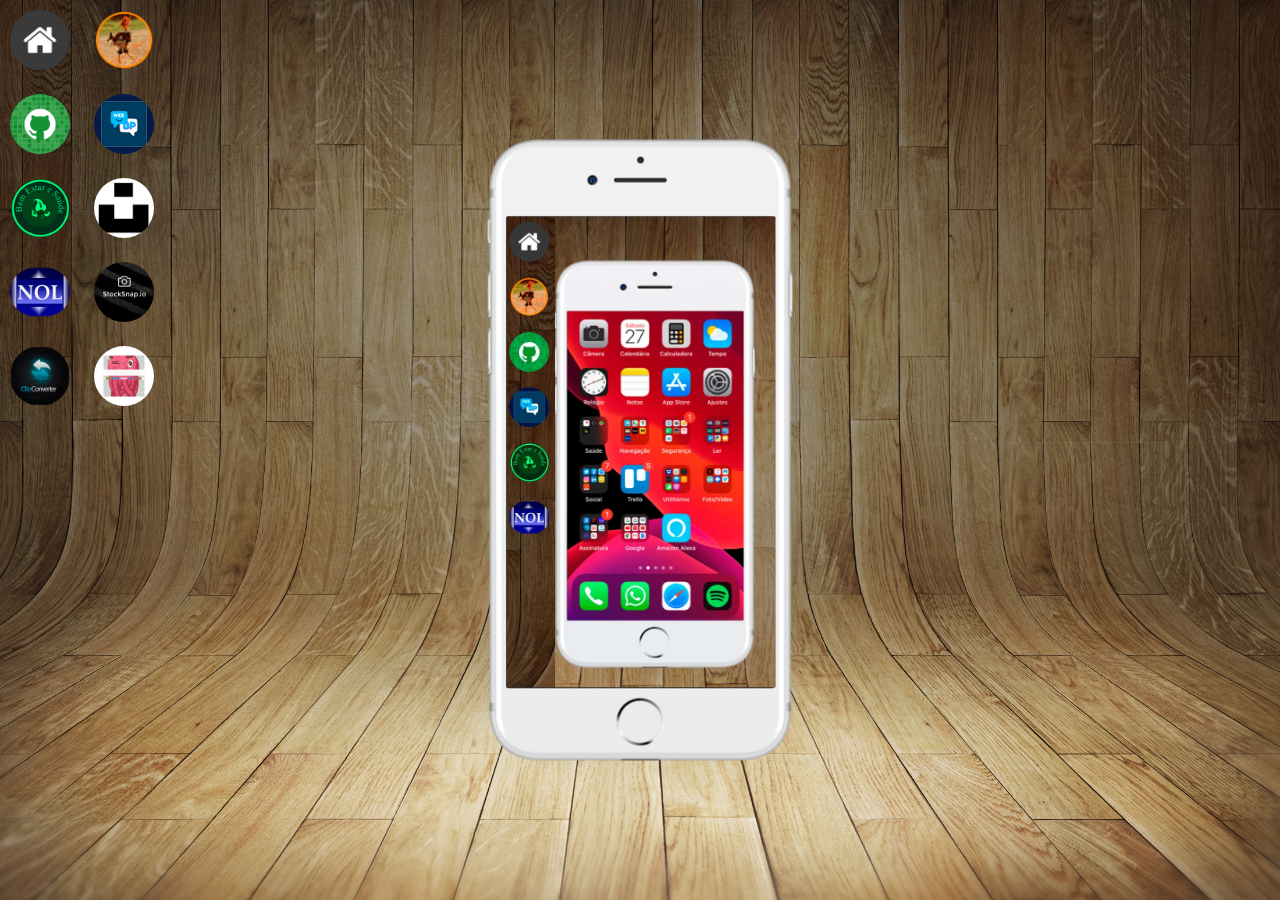
<file: index.html>
<!DOCTYPE html>
<html lang="pt-br">
    <head>
        <meta charset="UTF-8">
        <meta name="viewport" content="width=device-width, initial-scale=1.0">
        <link rel="shortcut icon" href="favicon.ico" type="image/x-icon">
        <link rel="stylesheet" href="estilos/style.css">
        <title>Projeto Redes Sociais</title>
    </head>
    <body>
        <main>
            <section id="telefone">
                <iframe src="home.html" name="tela" id="tela" frameborder="0"></iframe>
            </section>
            <section id="redes-sociais">
                <a href="home.html" target="tela"><img src="imagens/logo-home.jpg" alt="home"></a>
                <a href="Val-YT.html" target="tela"><img src="imagens/Humor Discreto Icon 512px 03.png" alt="Humor Discreto"></a><br>
                <a href="github-val.html" target="tela"><img src="imagens/logo-github.jpg" alt="Github"></a>
                <a href="bom-perfil-val.html" target="tela"><img src="imagens/Bom Perfil az 228px.jpg" alt="Bom Perfil"></a><br>
                <a href="bes.html" target="tela"><img src="imagens/BES Icon 300P15.png" alt="BES"></a>
                <a href="unsplash.html" target="tela"><img src="imagens/icon unsplash-300px.jpg" alt="unsplash-icon"></a><br>
                <a href="valnet.html" target="tela"><img src="imagens/NOL-300px.png" alt="NOL"></a>
                <a href="stocksnap.html" target="tela"><img src="imagens/stocksnap icon 300.jpg" alt="stocksnap"></a><br>
                <a href="clip-converter.html" target="tela"><img src="imagens/icon-clip-converter-300px.png" alt="Clip-Converter"></a>
                <a href="visualhunt.html" target="tela"><img src="imagens/icon Visual Hunt 300.jpg" alt="Visual Hunt"></a>
            </section>
        </main>
    </body>
</html>
</file>
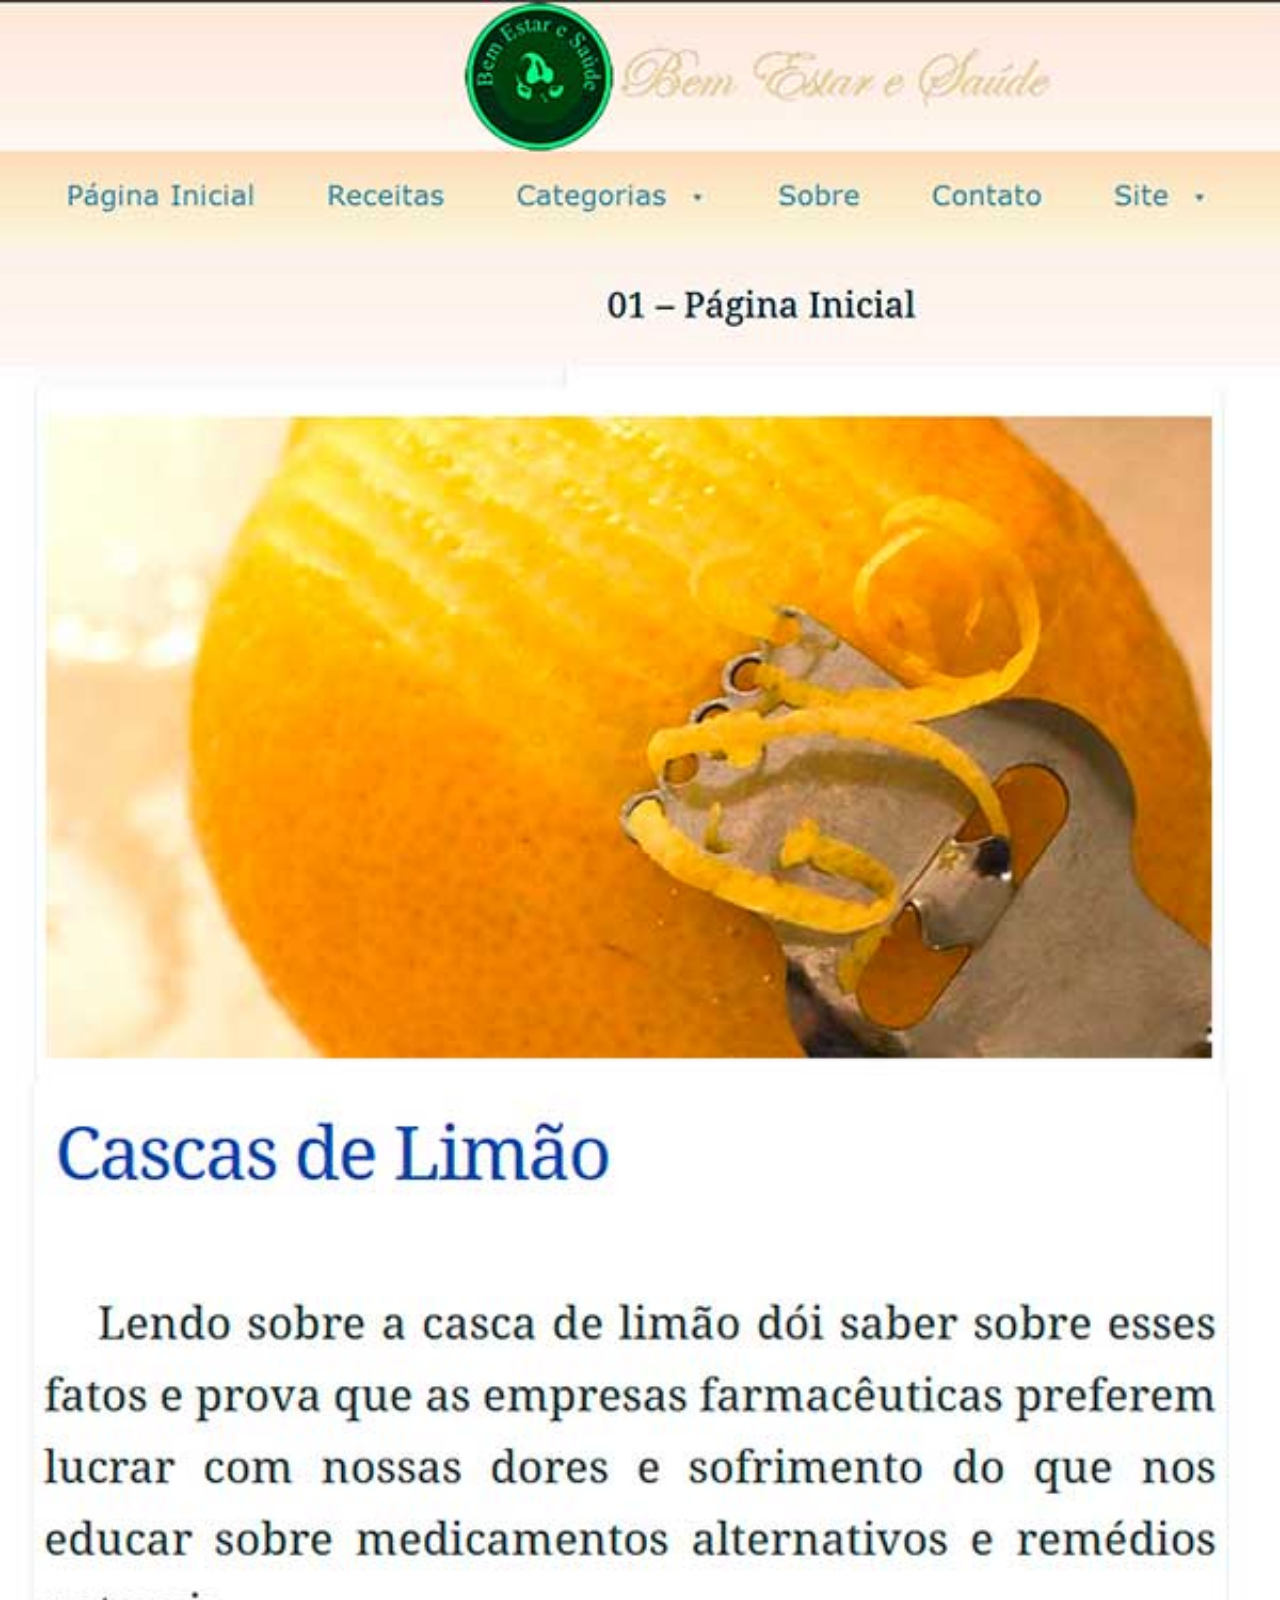
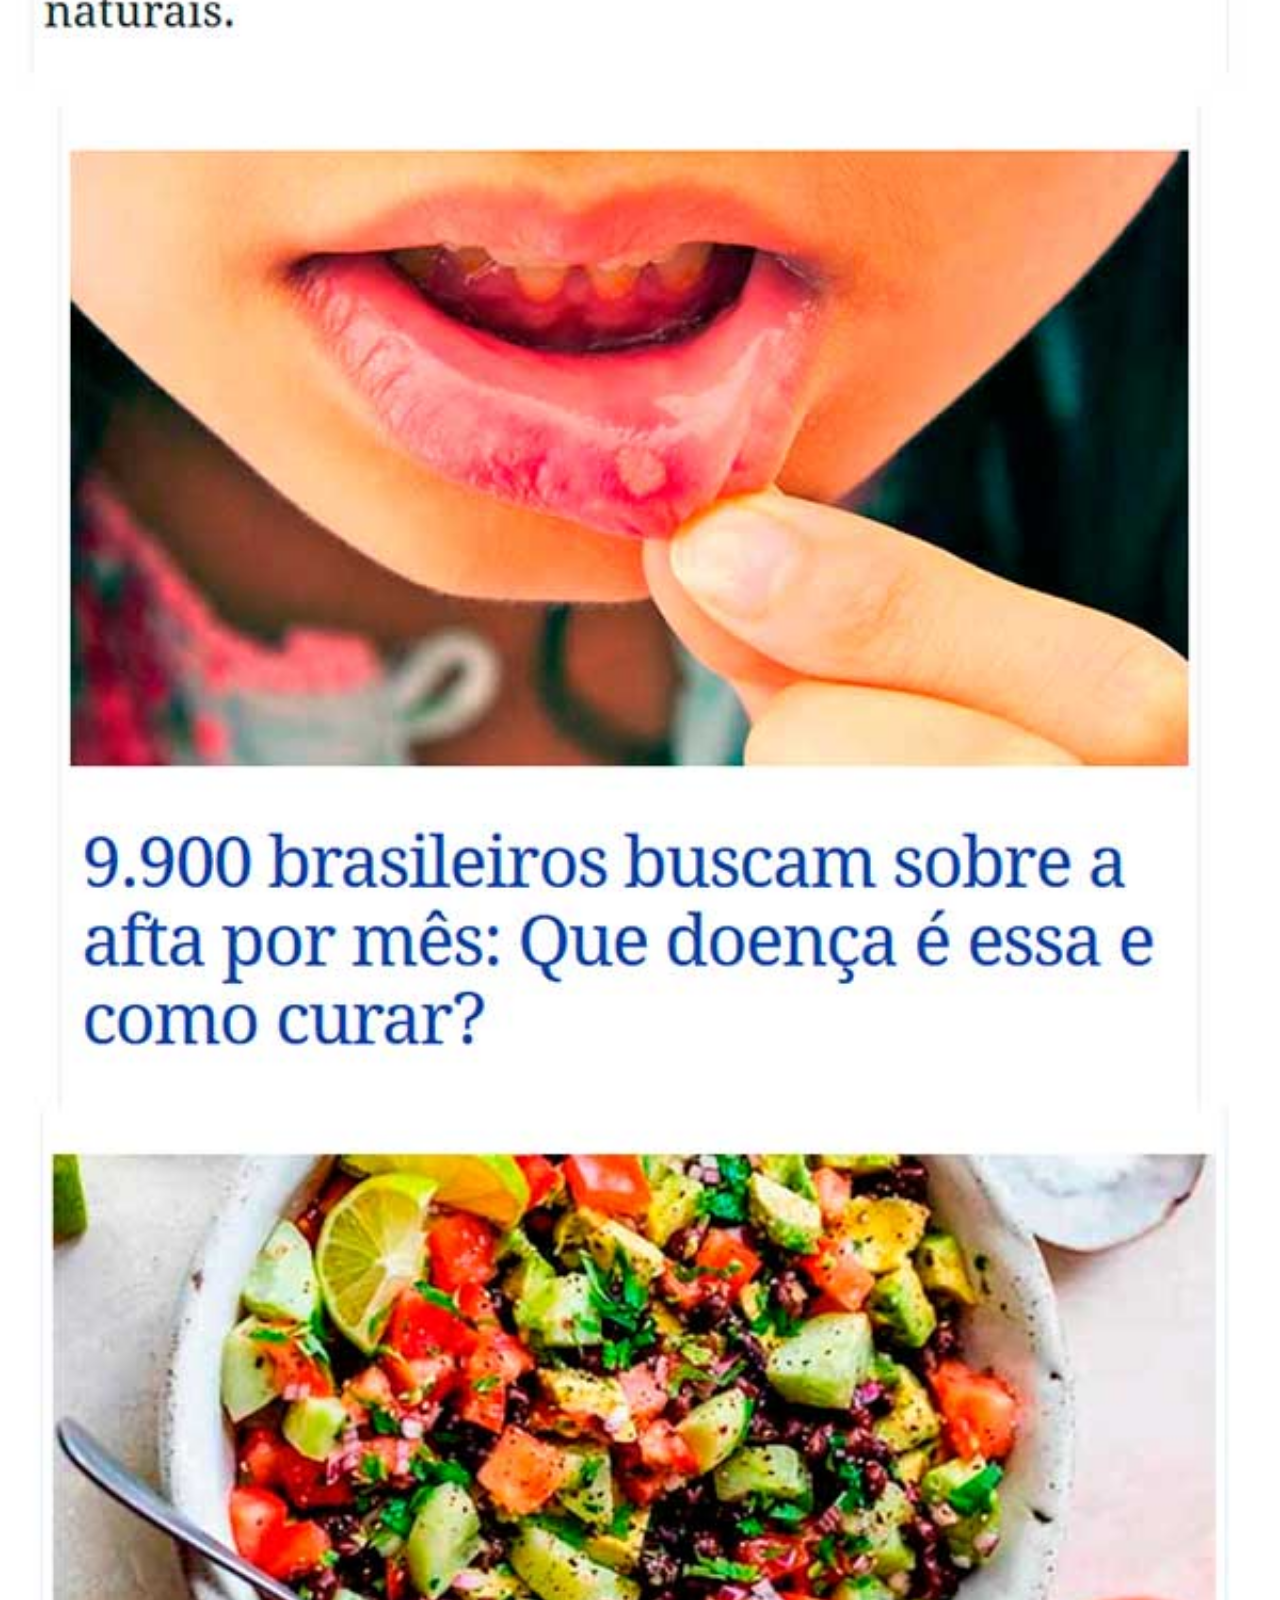
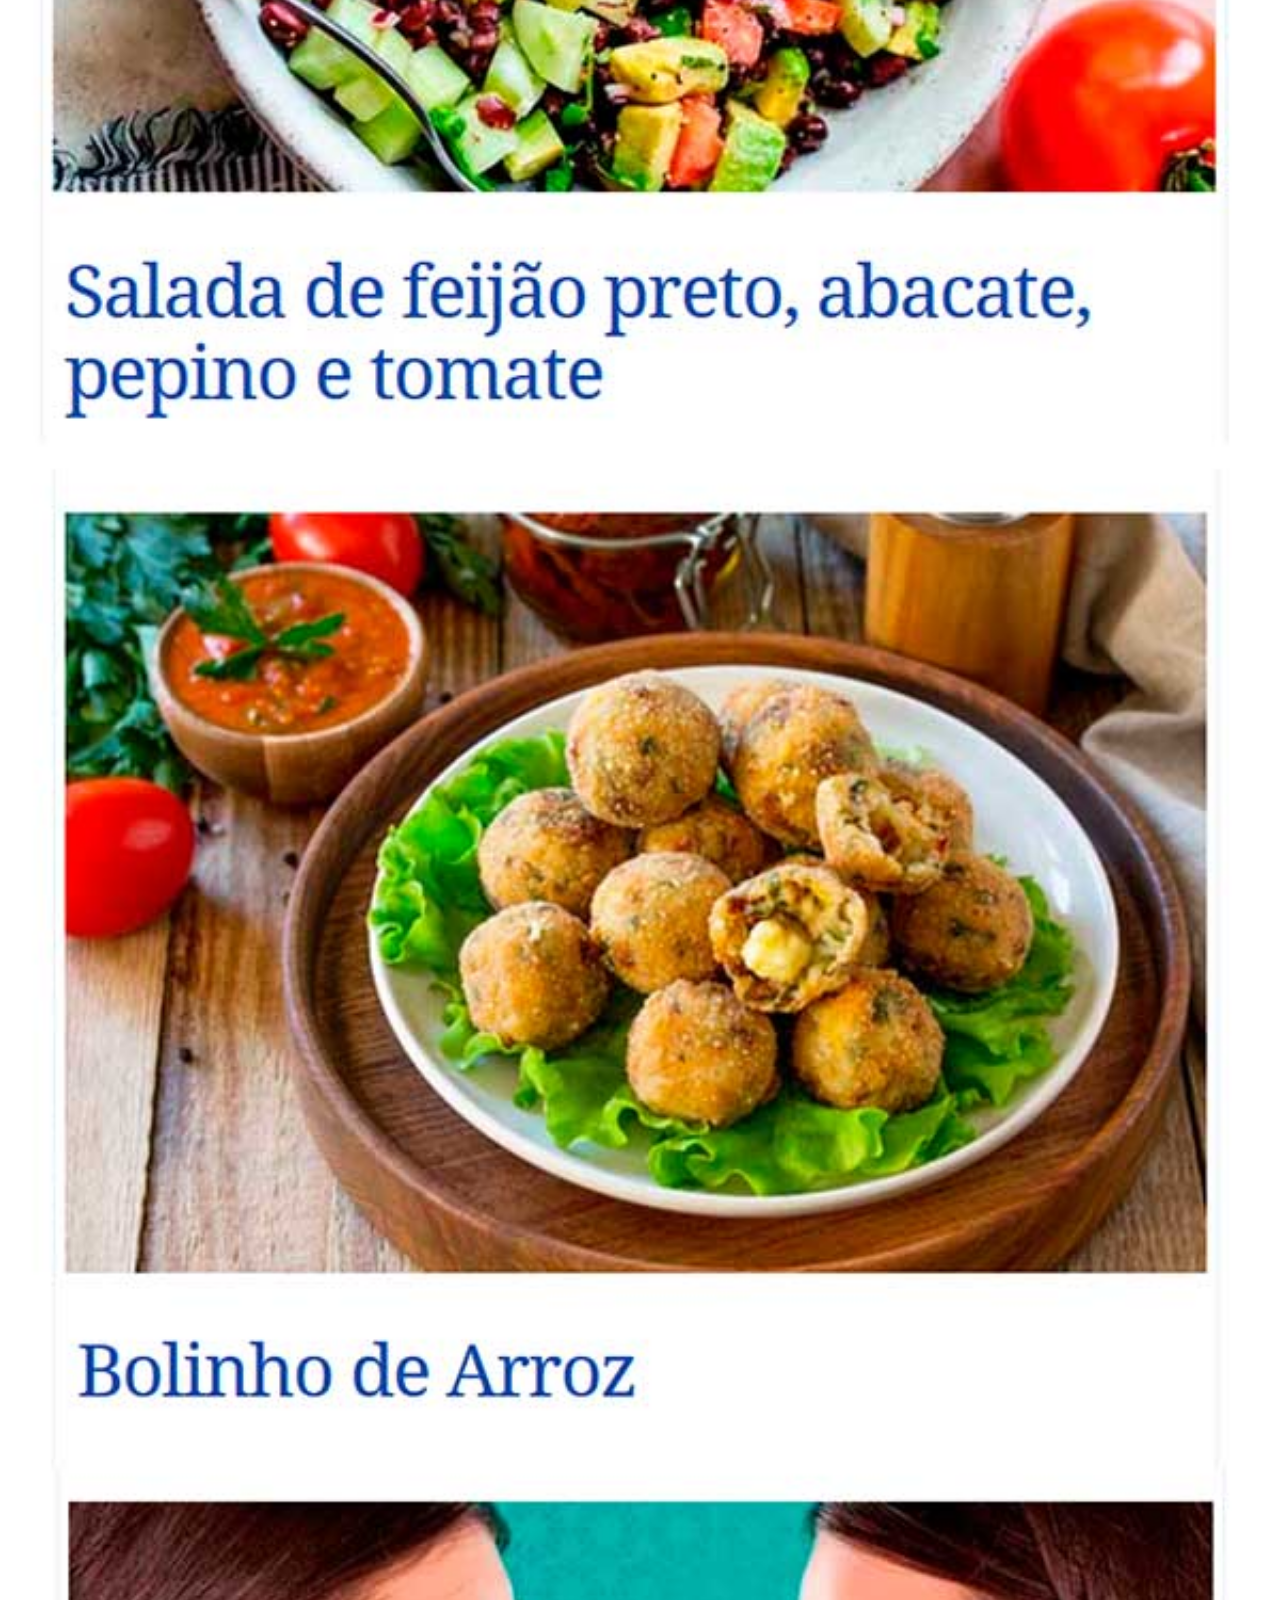
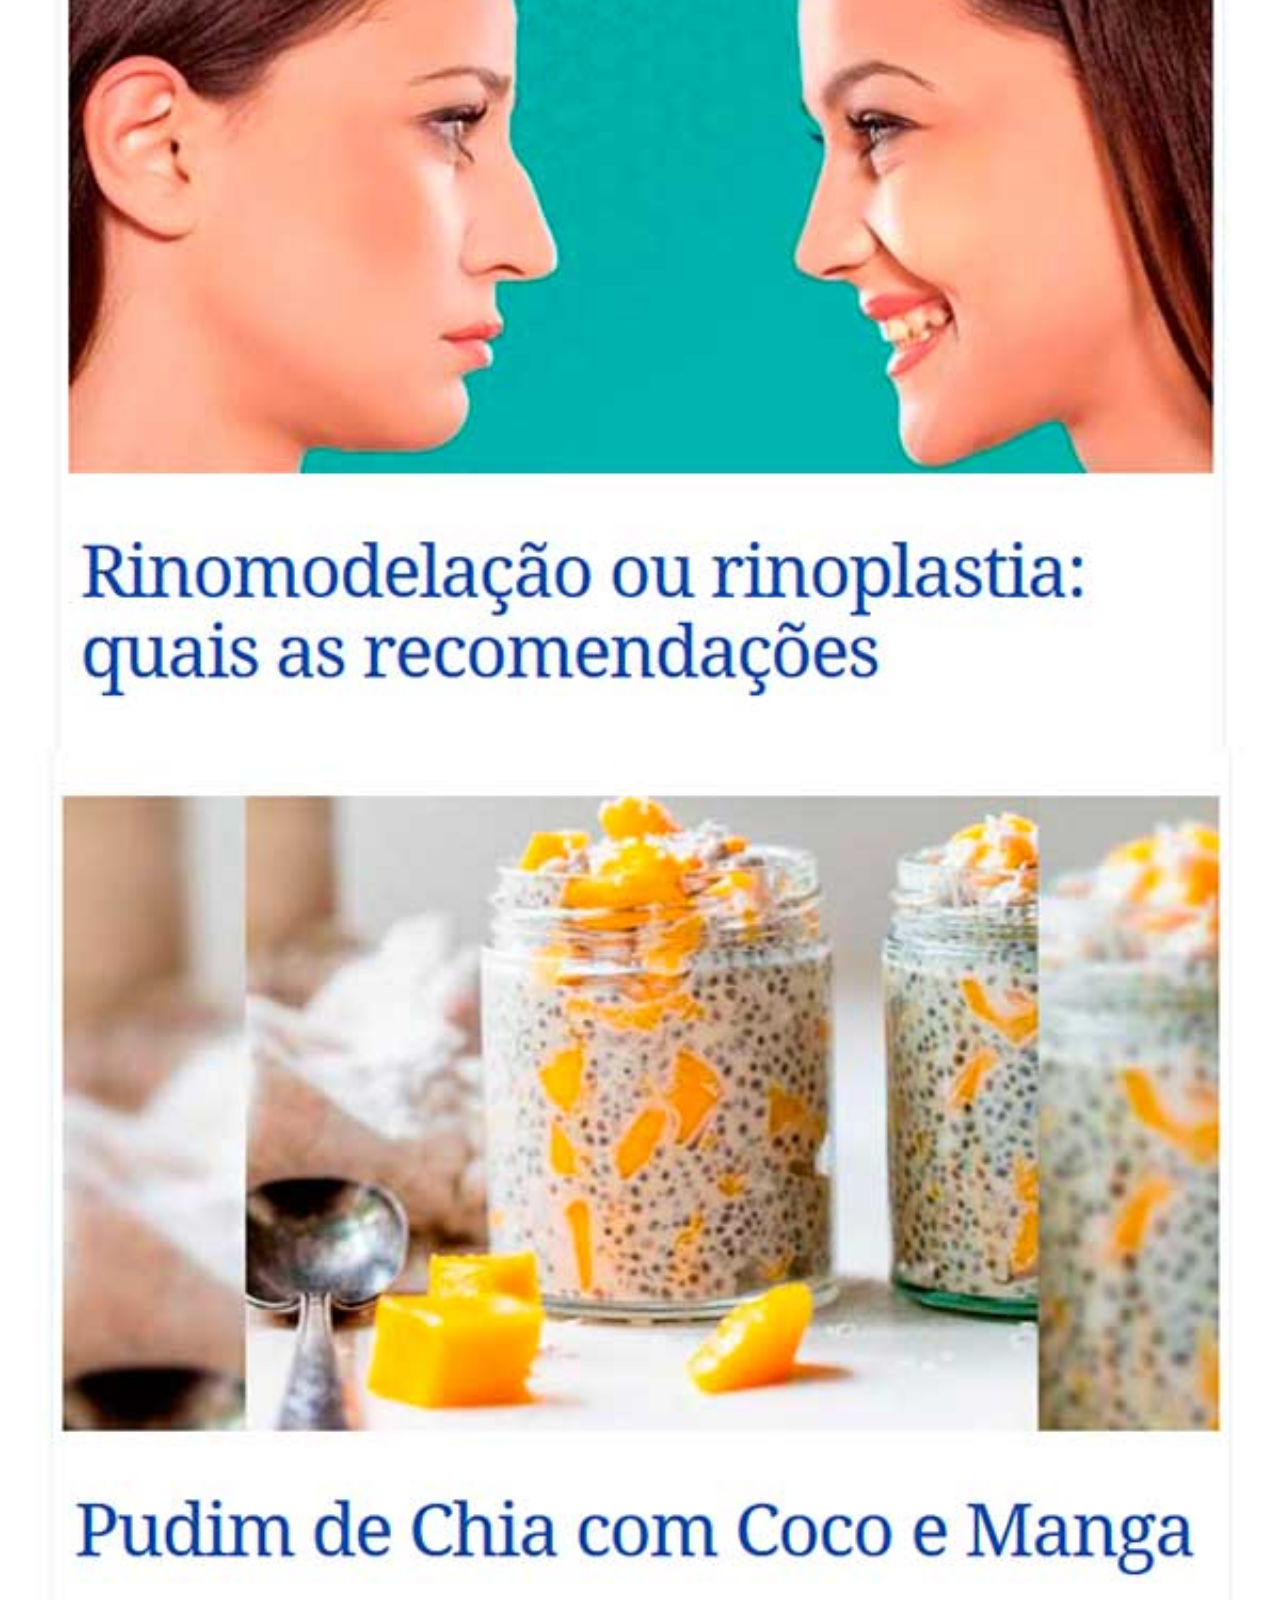
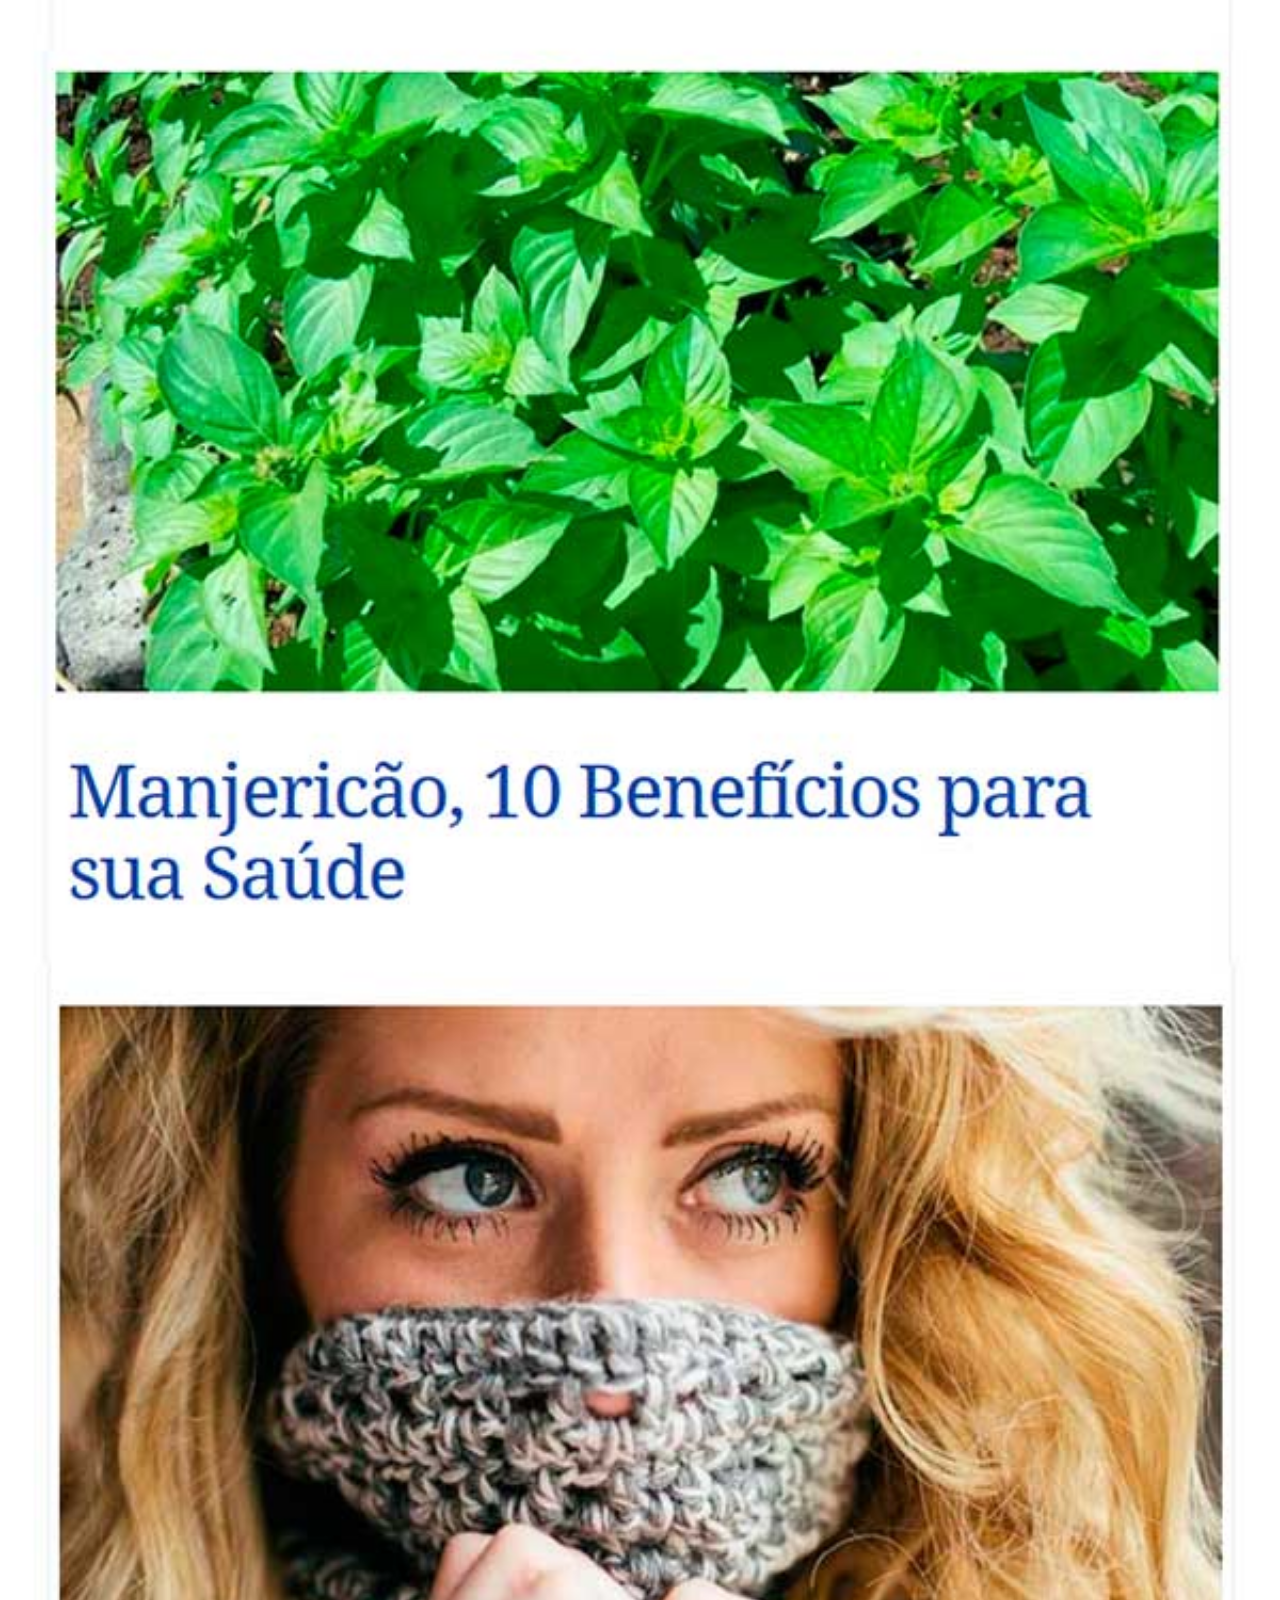
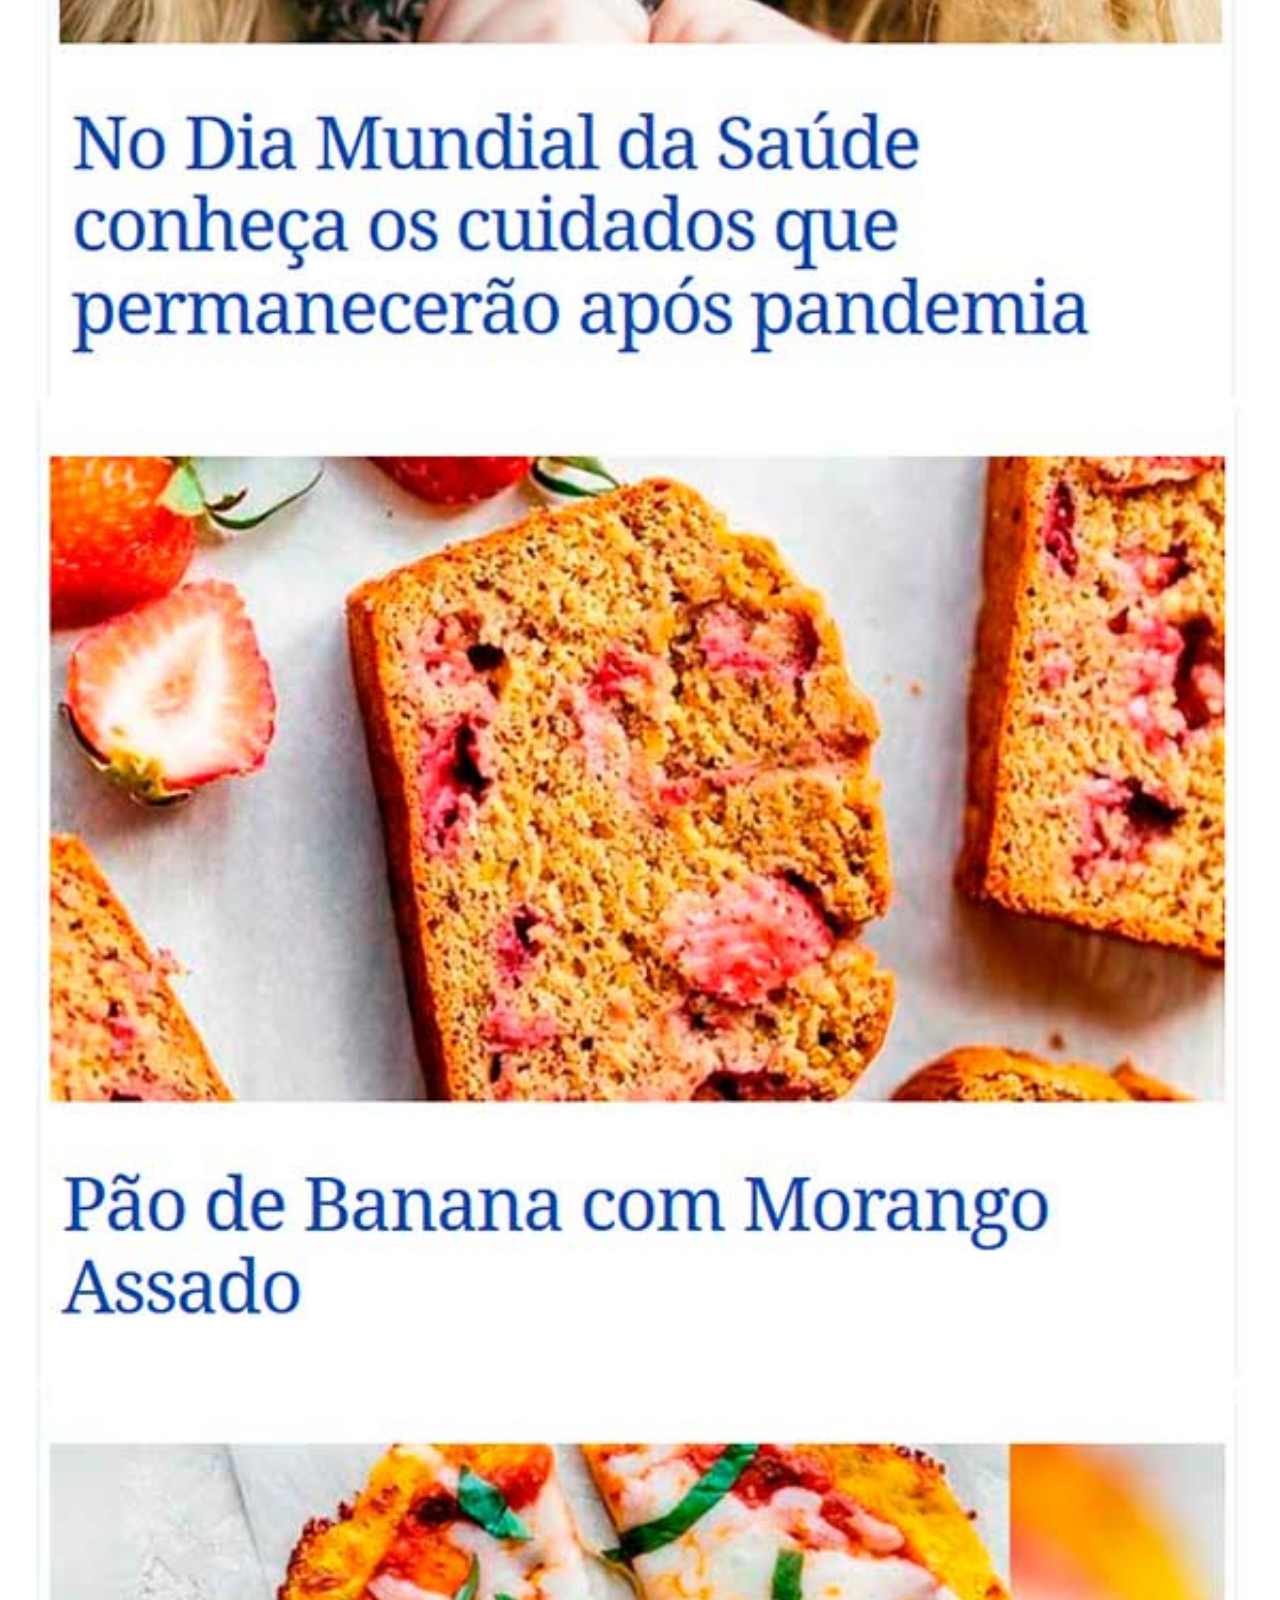
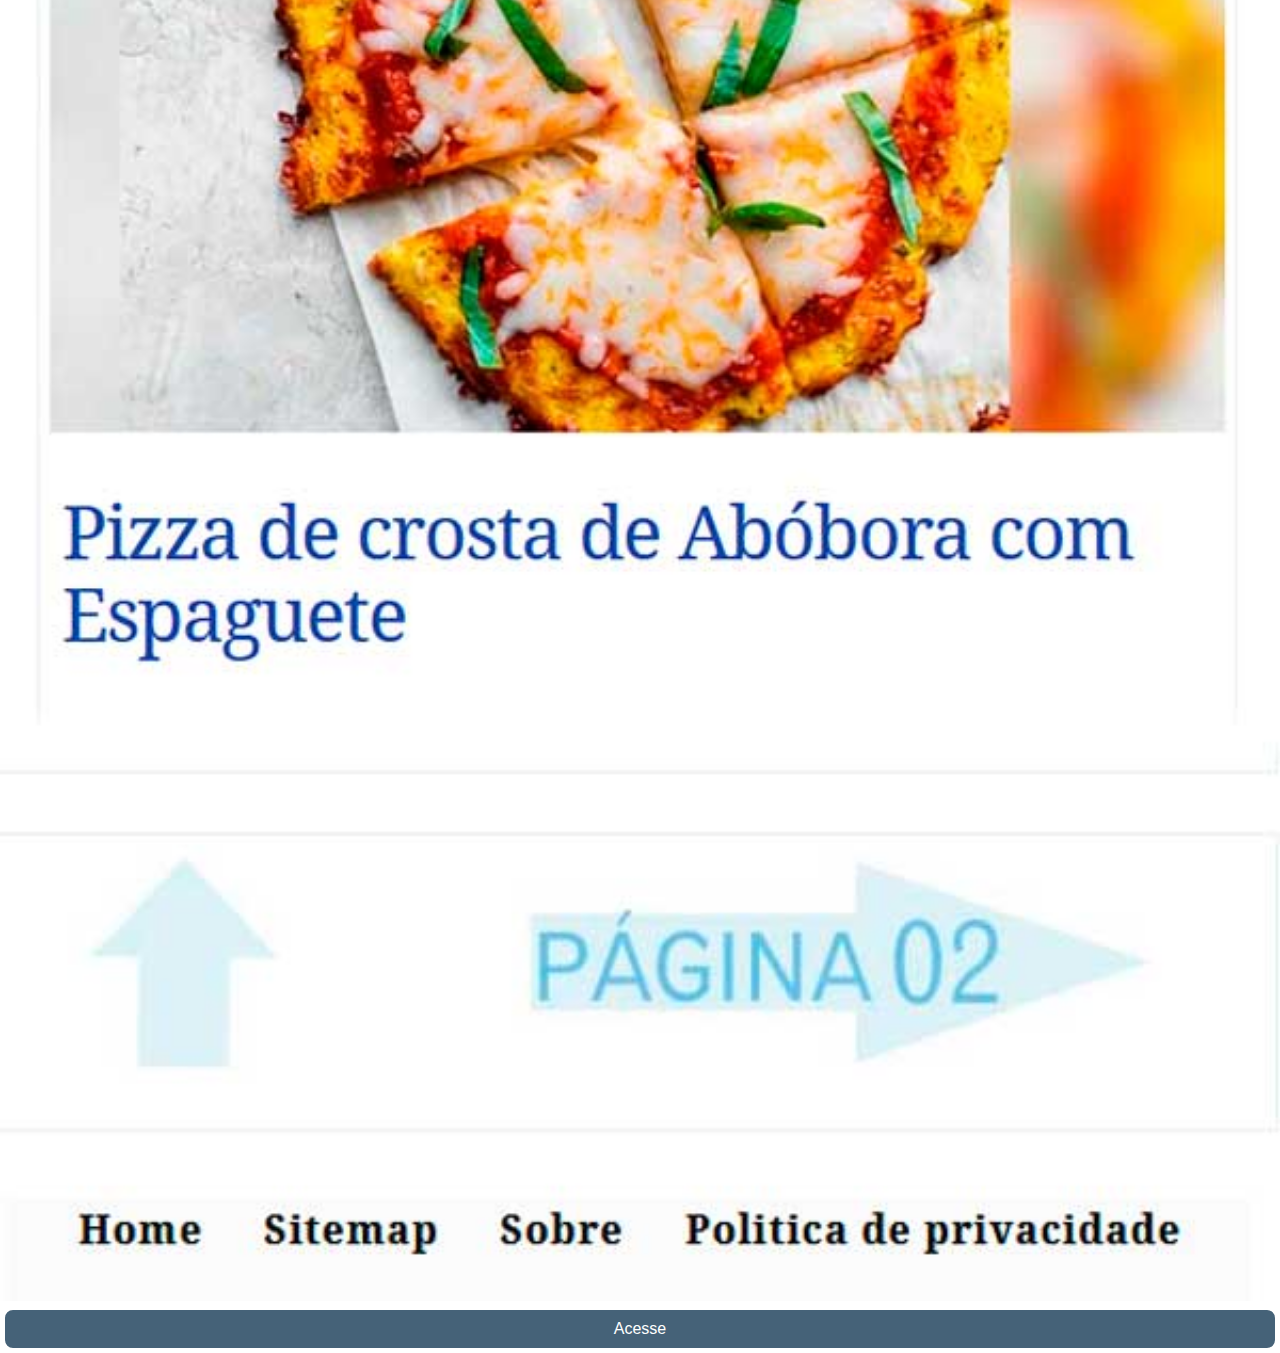
<file: bes.html>
<!DOCTYPE html>
<html lang="pt-br">
    <head>
        <meta charset="UTF-8">
        <meta name="viewport" content="width=device-width, initial-scale=1.0">
        <title>Título</title>
        <link rel="stylesheet" href="estilos/social.css">
    </head>
    <body>
        <img src="imagens/BES.jpg" alt="bes">
        <a href="https://bemestaresaude.org/" target="_blank">Acesse</a>
    </body>
</html>
</file>
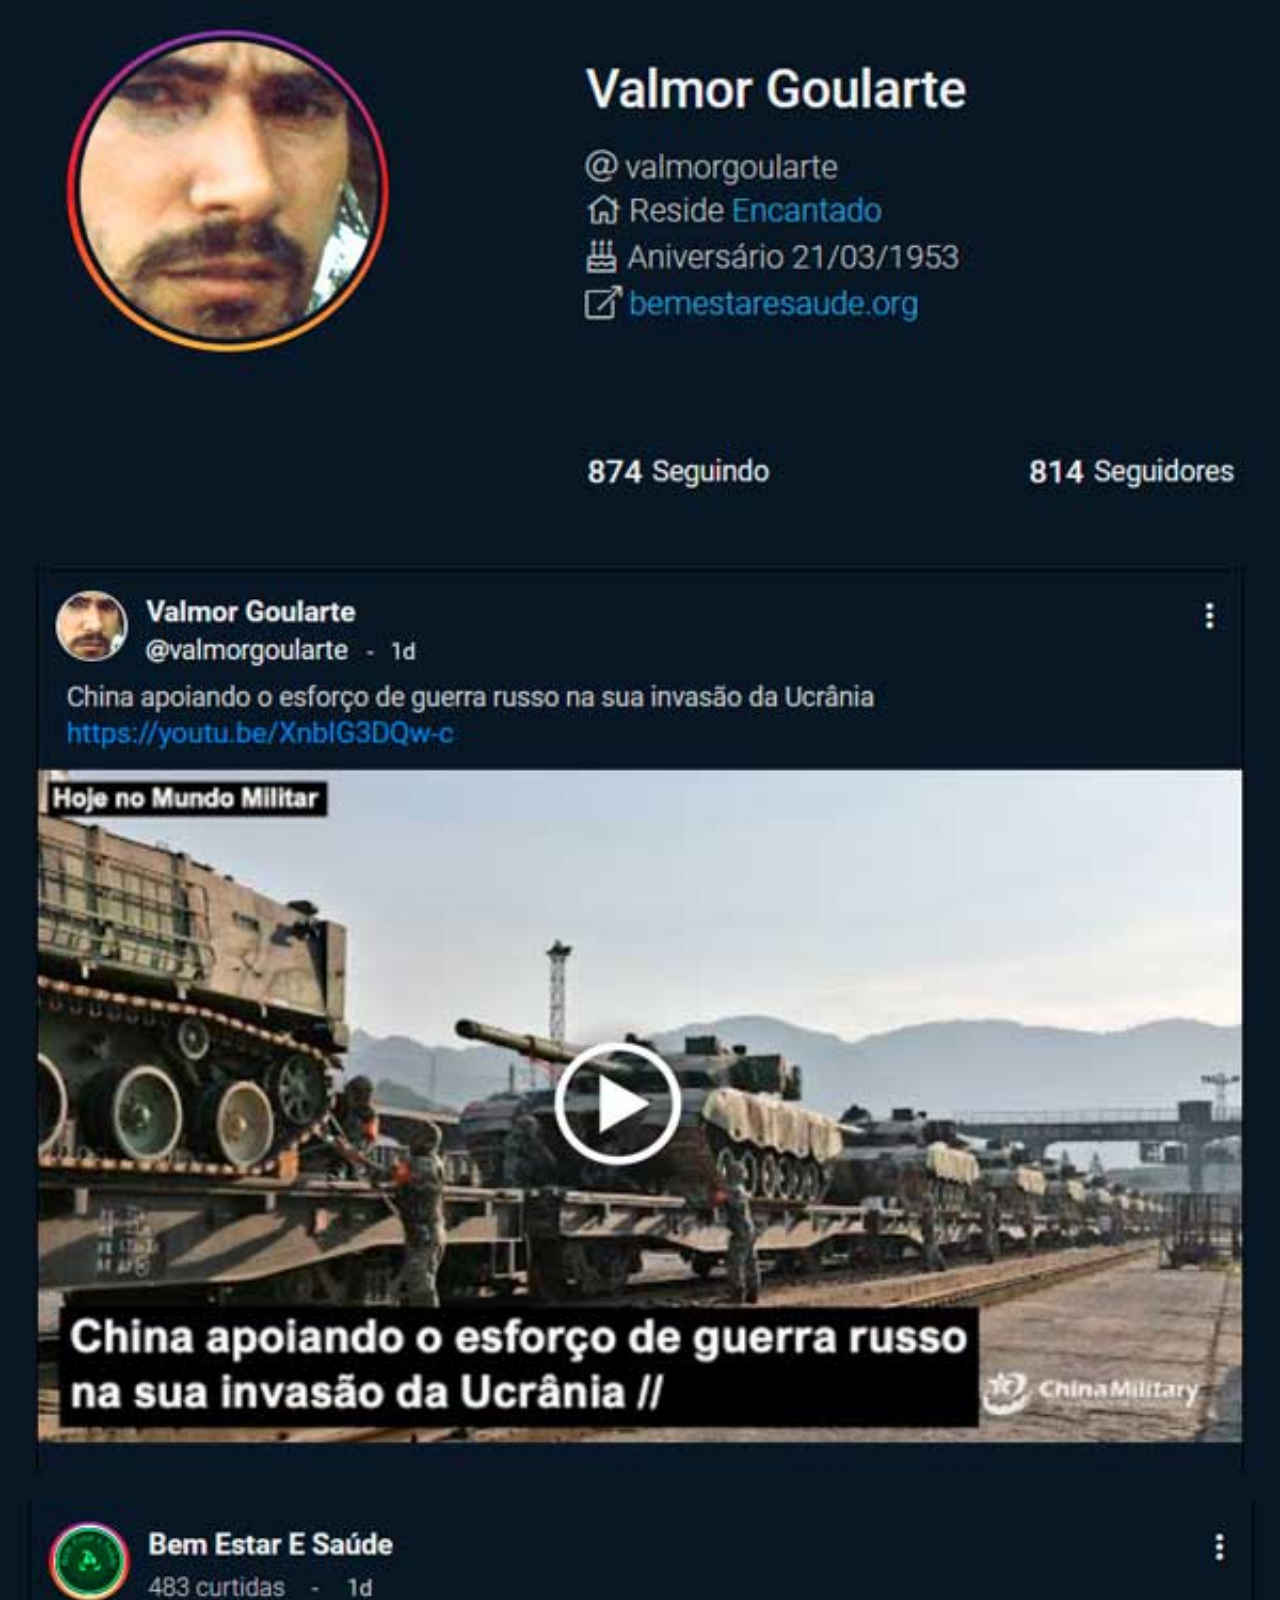
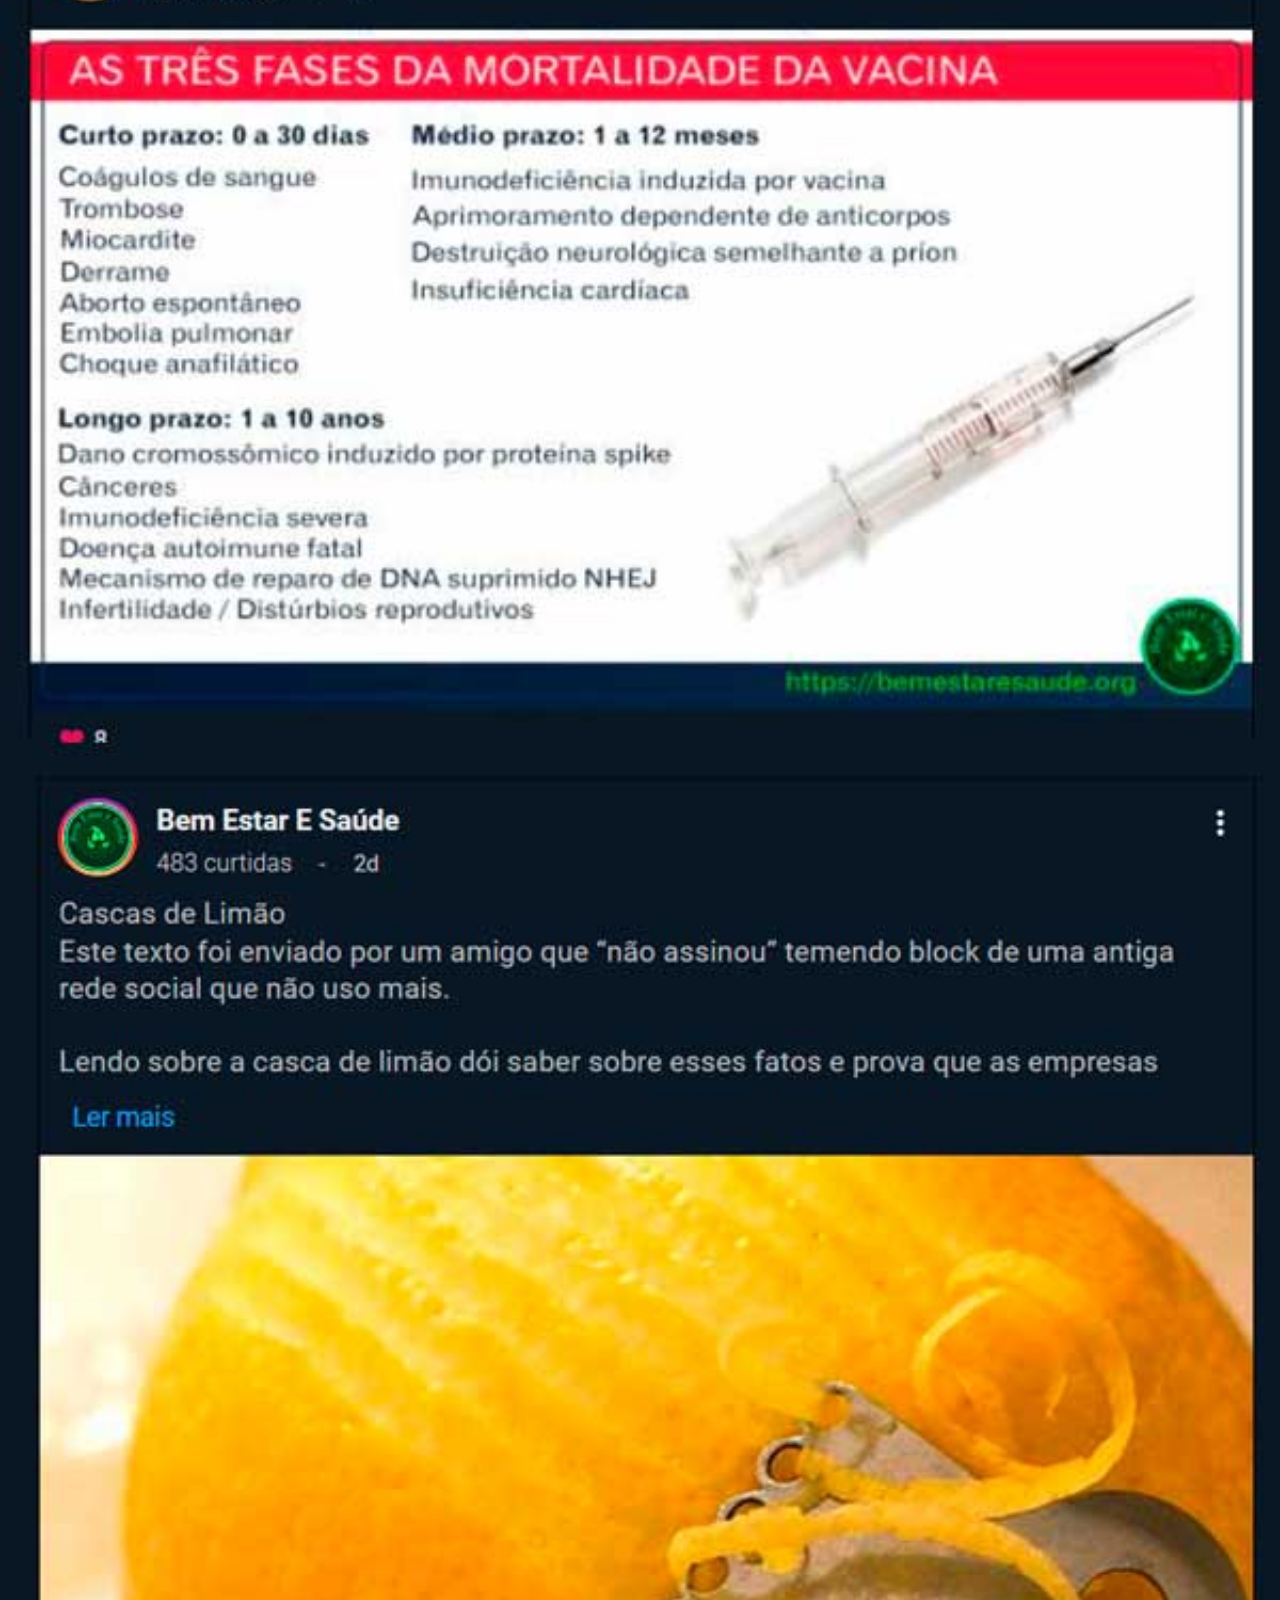
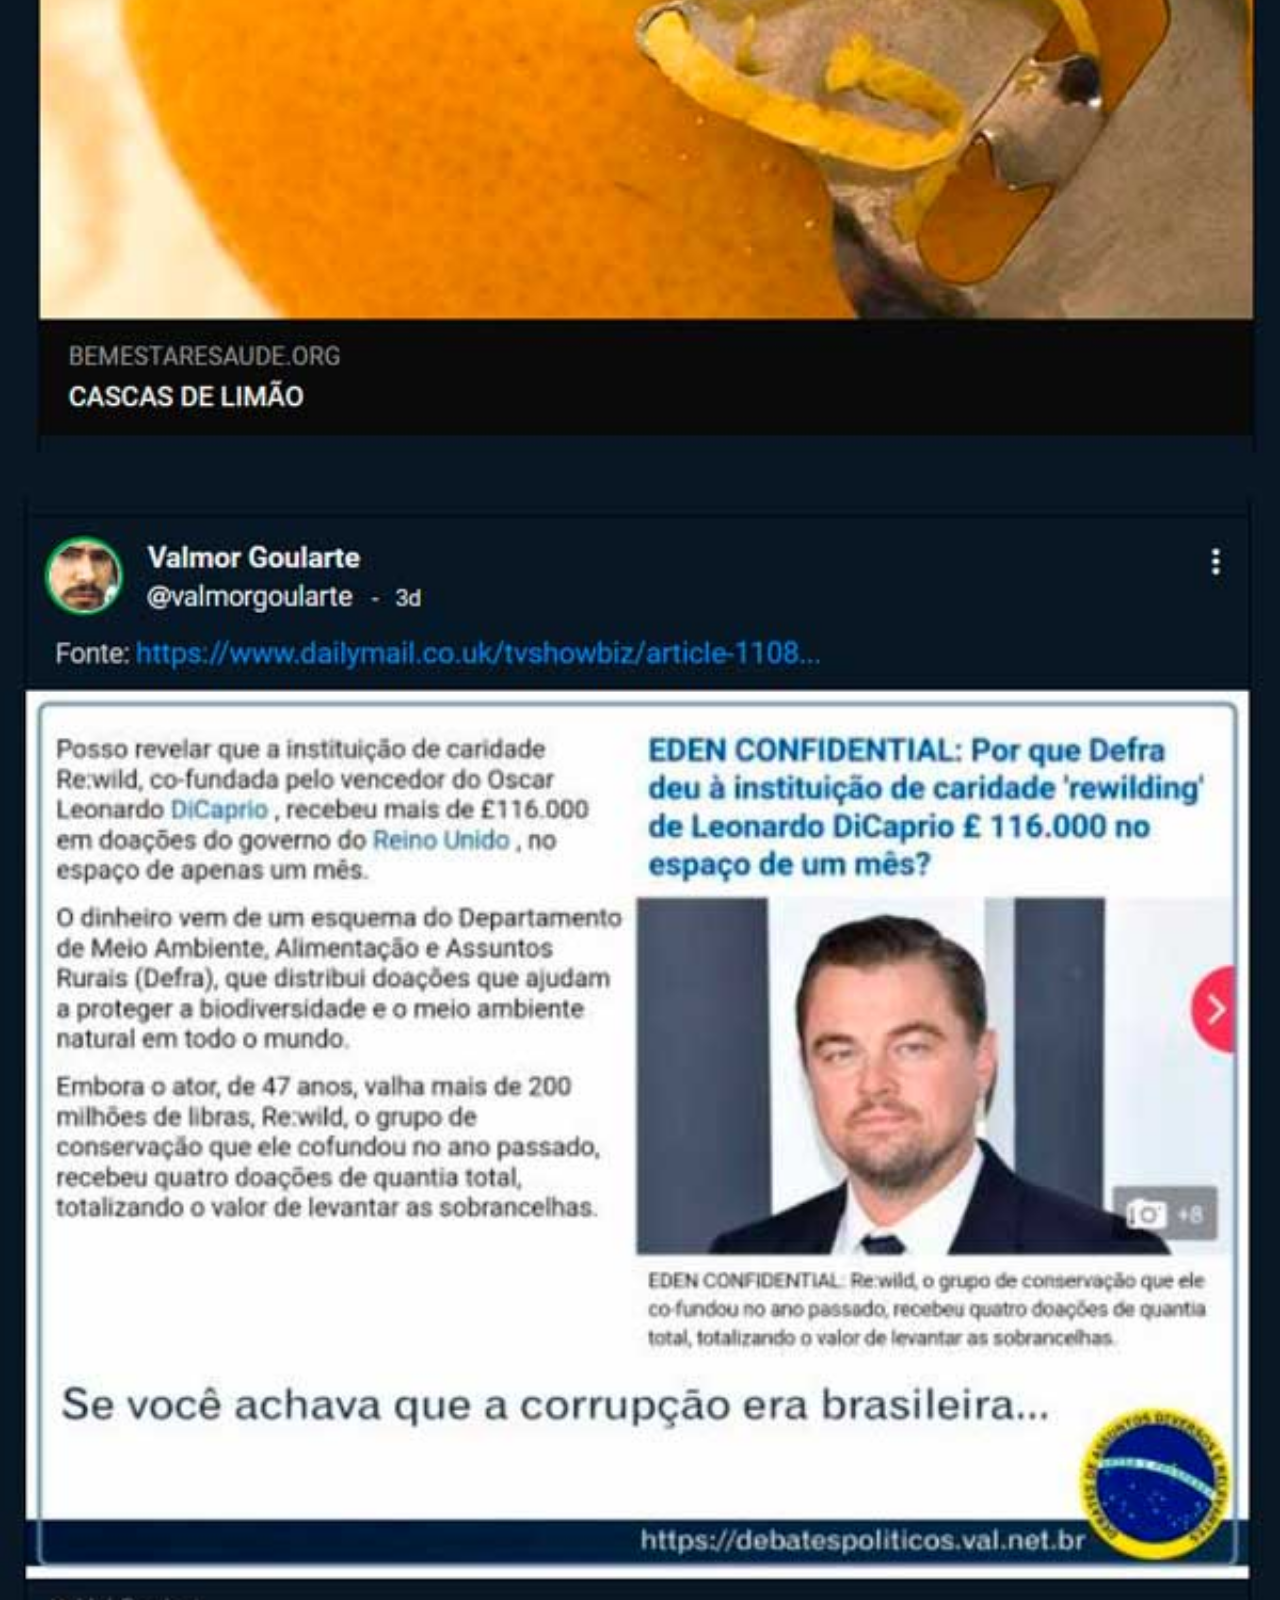
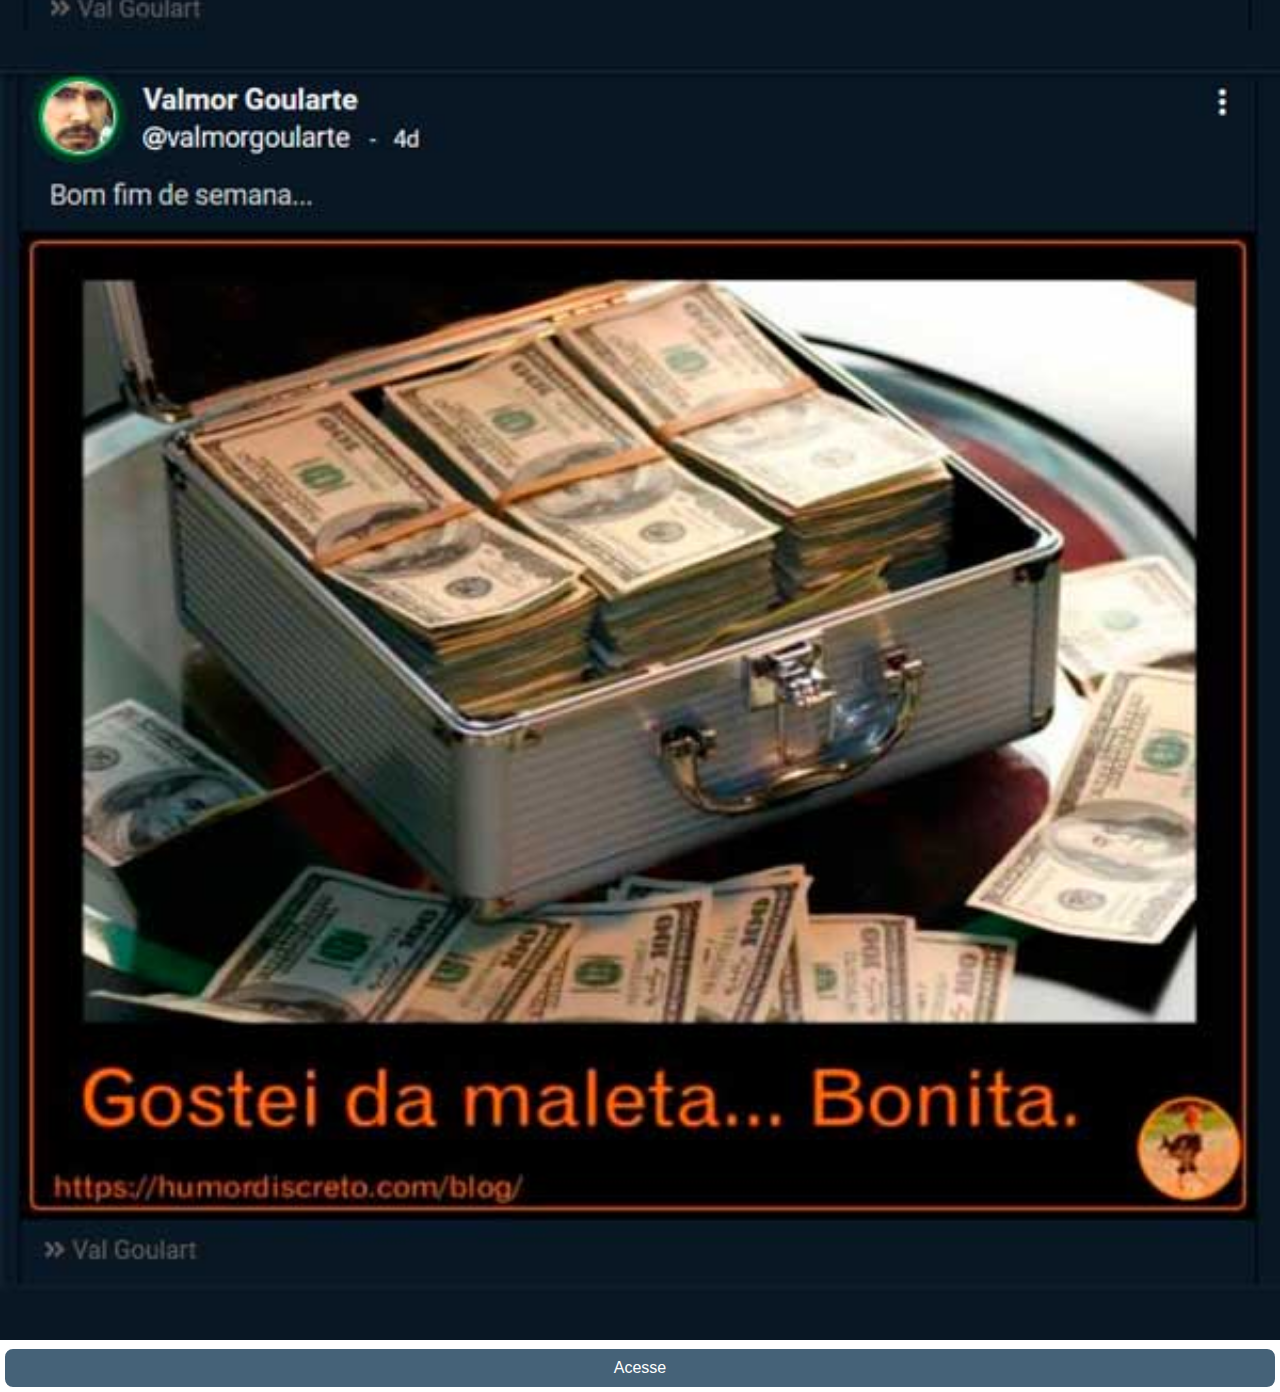
<file: bom-perfil-val.html>
<!DOCTYPE html>
<html lang="pt-br">
    <head>
        <meta charset="UTF-8">
        <meta name="viewport" content="width=device-width, initial-scale=1.0">
        <title>Título</title>
        <link rel="stylesheet" href="estilos/social.css">
    </head>
    <body>
        <img src="imagens/Bom-Perfil-Val.jpg" alt="bom-perfil-val">
        <a href="https://bomperfil.com/valmorgoularte" target="_blank">Acesse</a>
    </body>
</html>
</file>
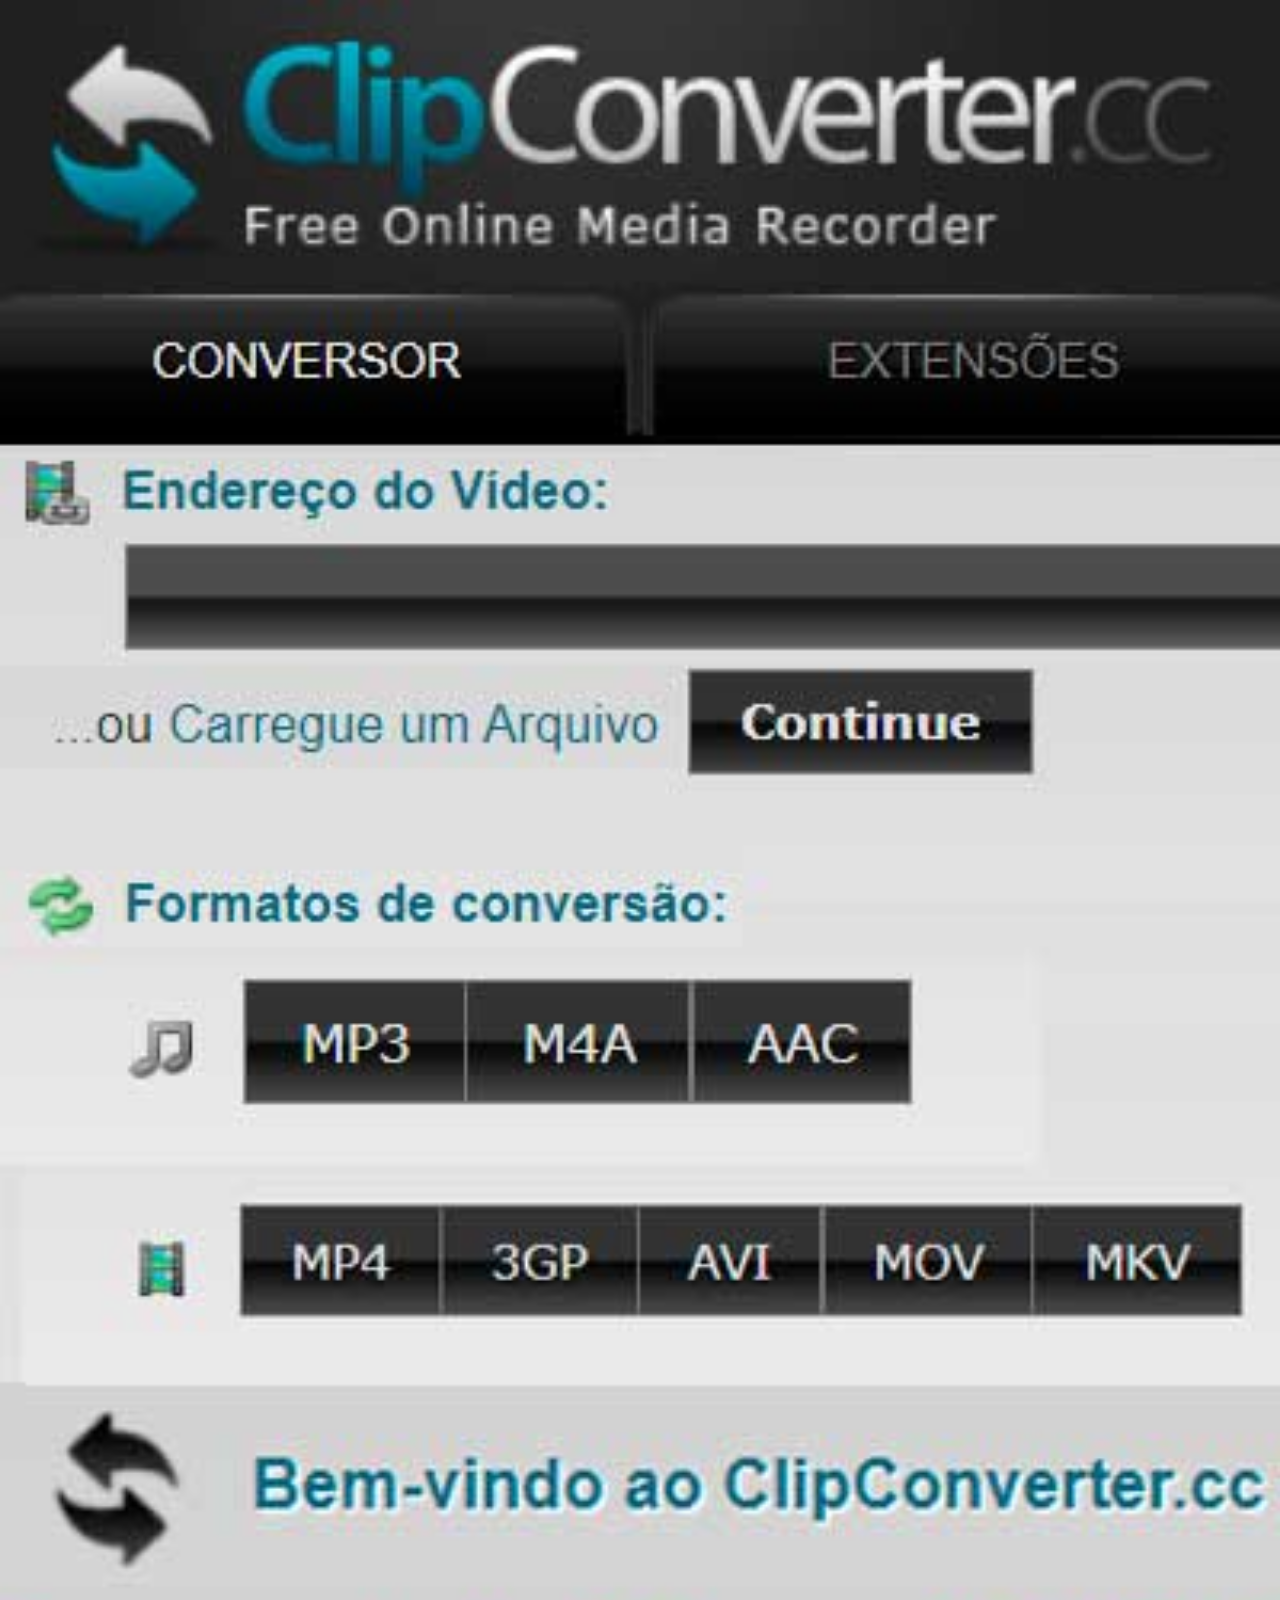
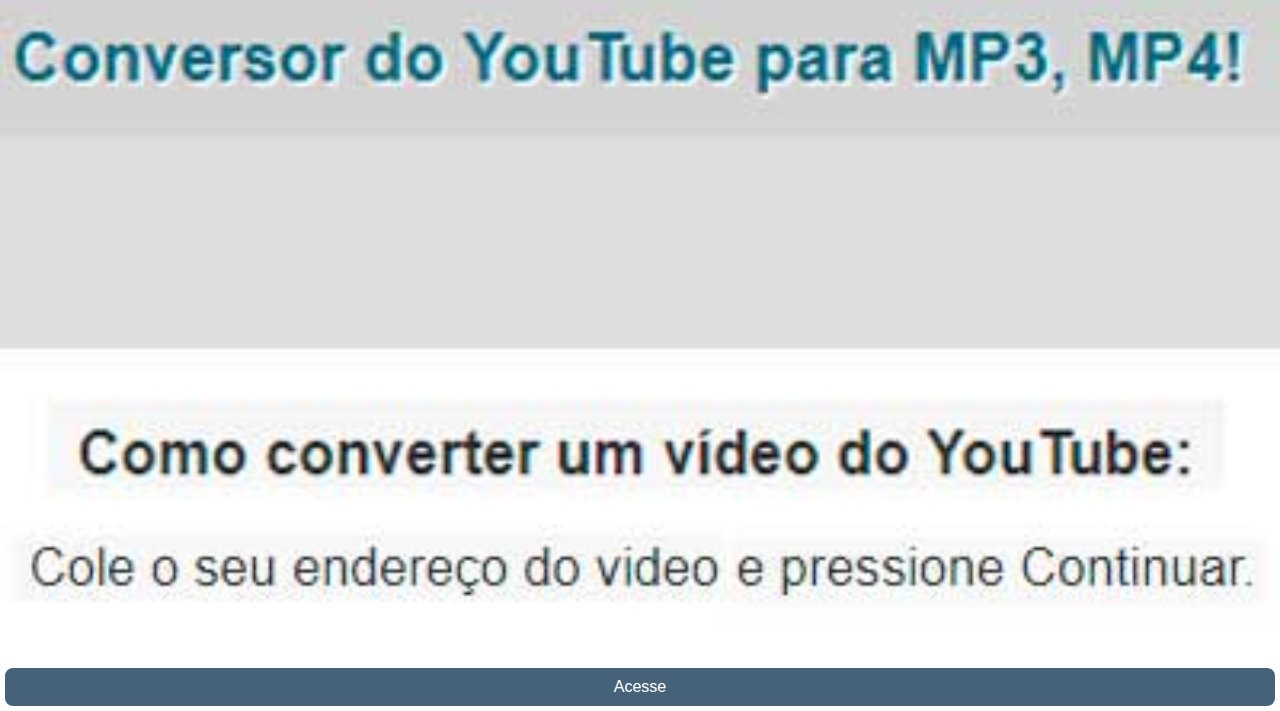
<file: clip-converter.html>
<!DOCTYPE html>
<html lang="pt-br">
    <head>
        <meta charset="UTF-8">
        <meta name="viewport" content="width=device-width, initial-scale=1.0">
        <title>Clip-Converter</title>
        <link rel="stylesheet" href="estilos/social.css">
    </head>
    <body>
        <img src="imagens/ClipConverter.jpg" alt="clip-converter">
        <a href="https://www.clipconverter.cc/pt/3/" target="_blank">Acesse</a>
    </body>
</html>
</file>
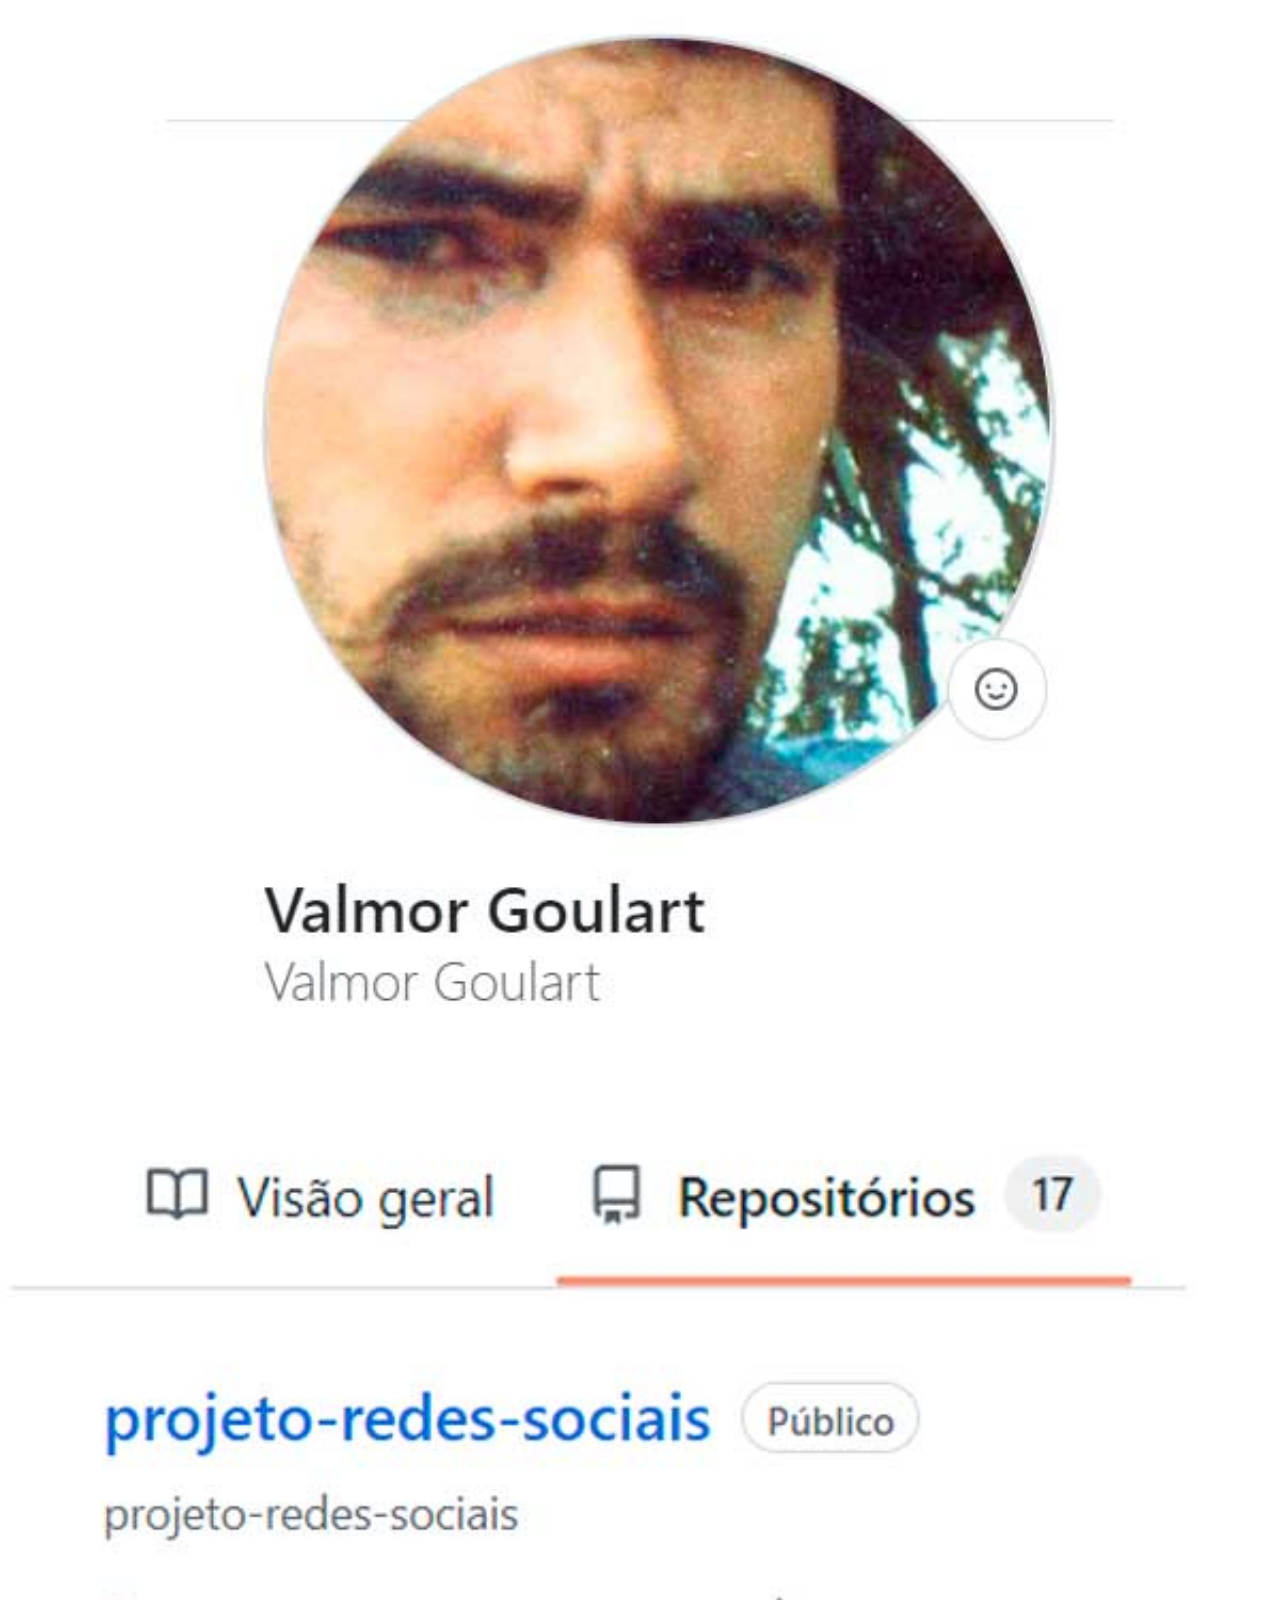
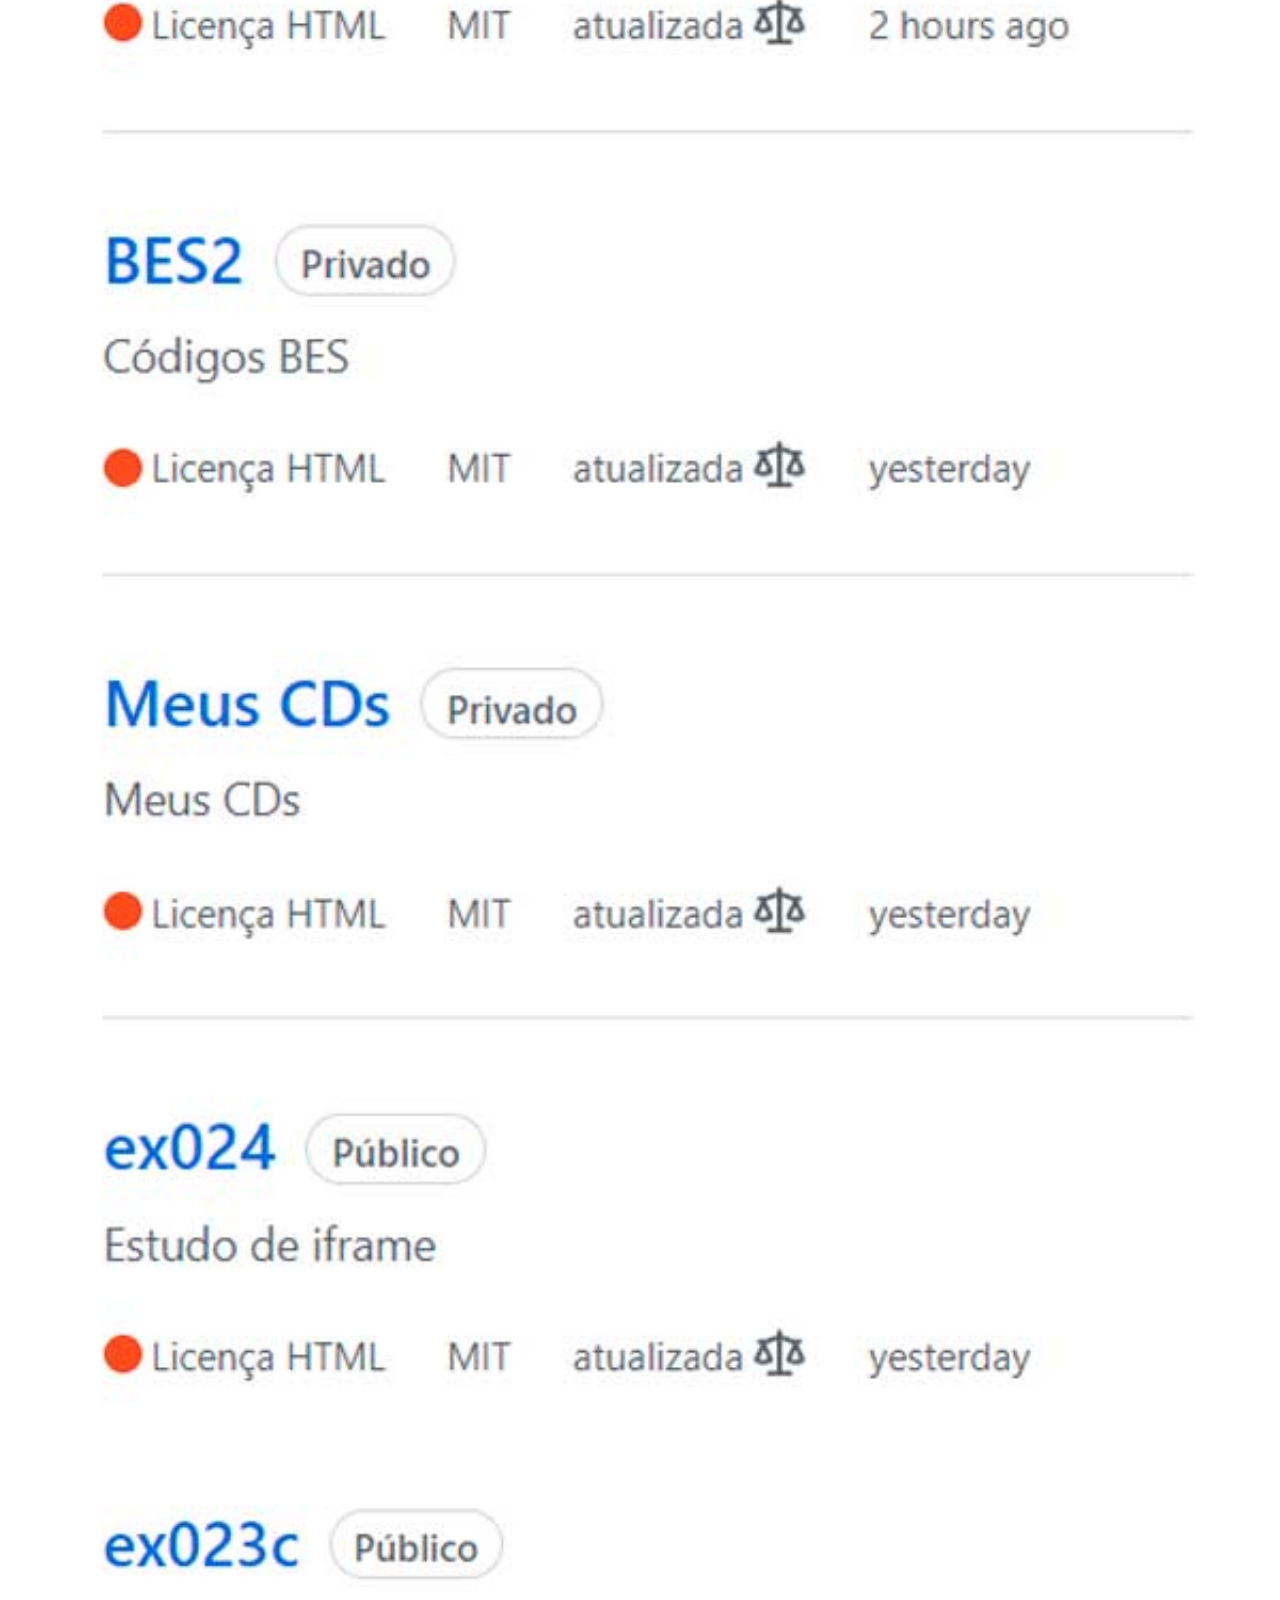
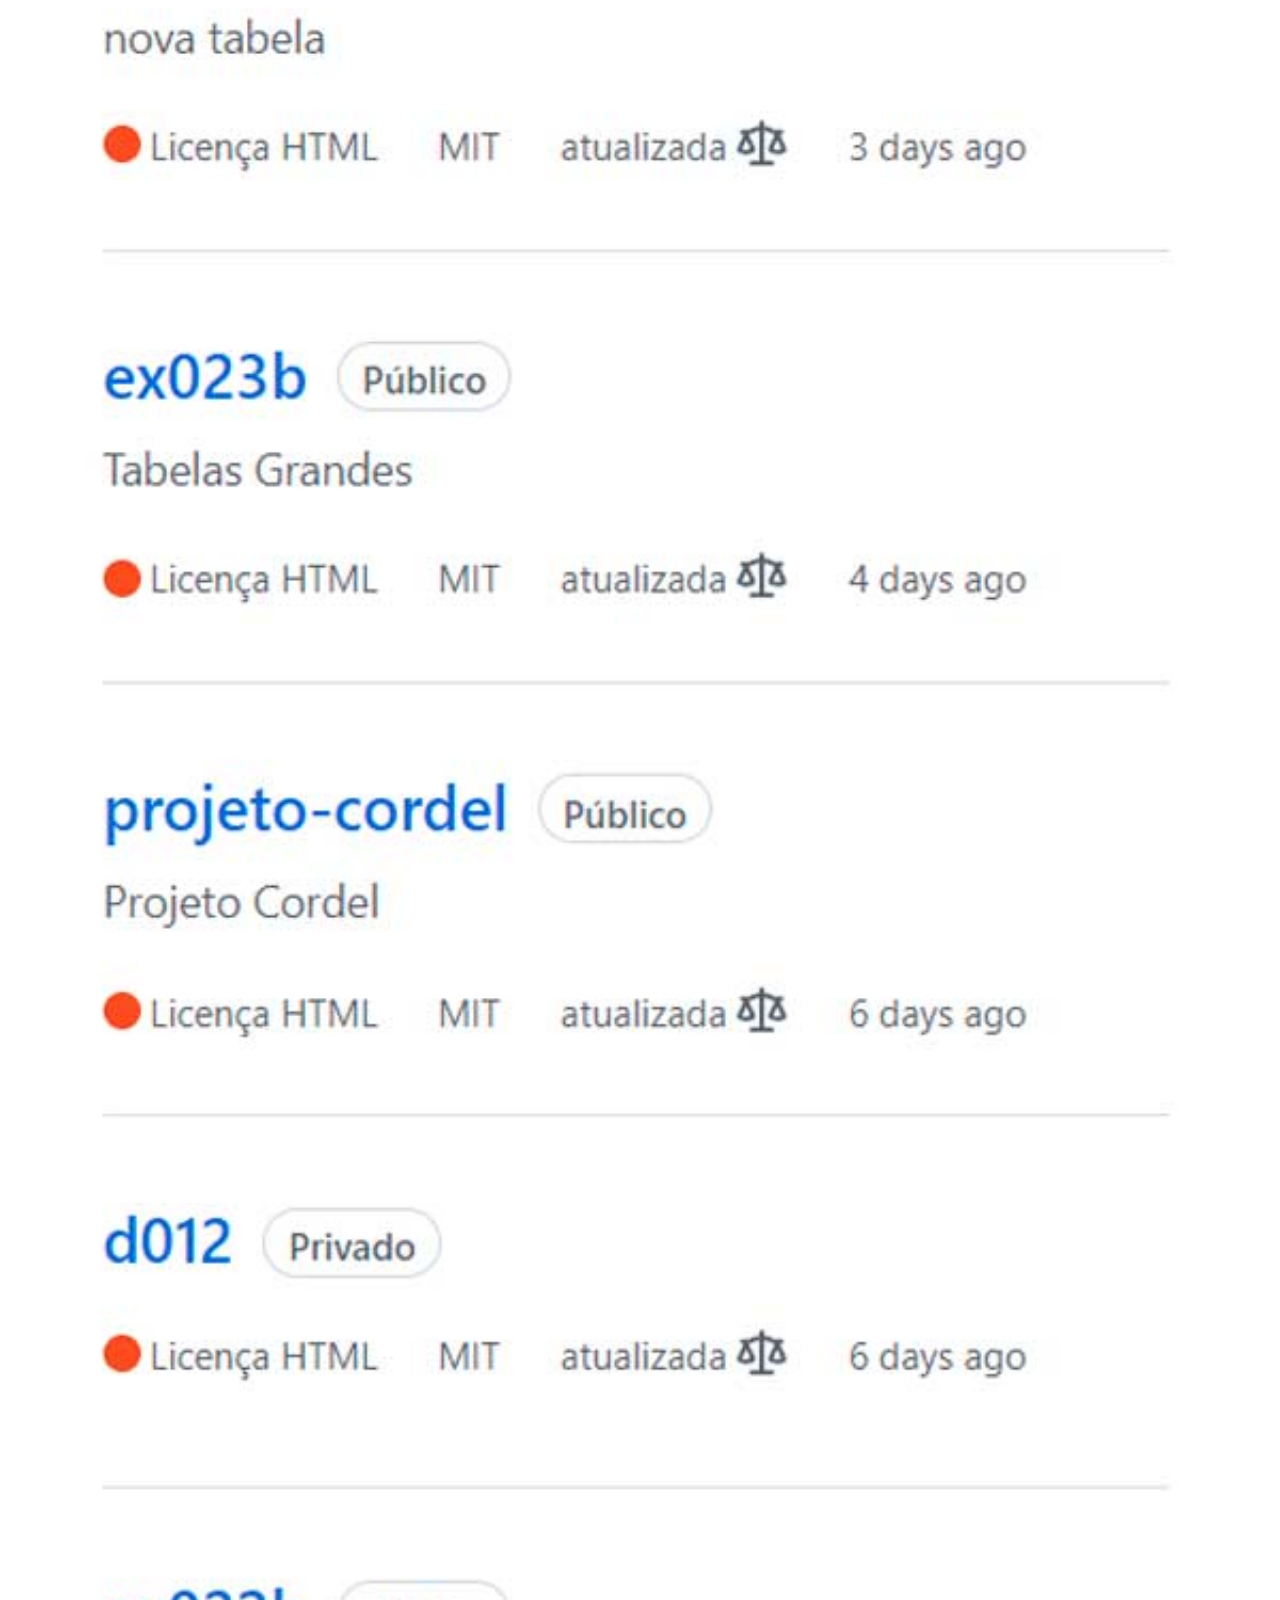
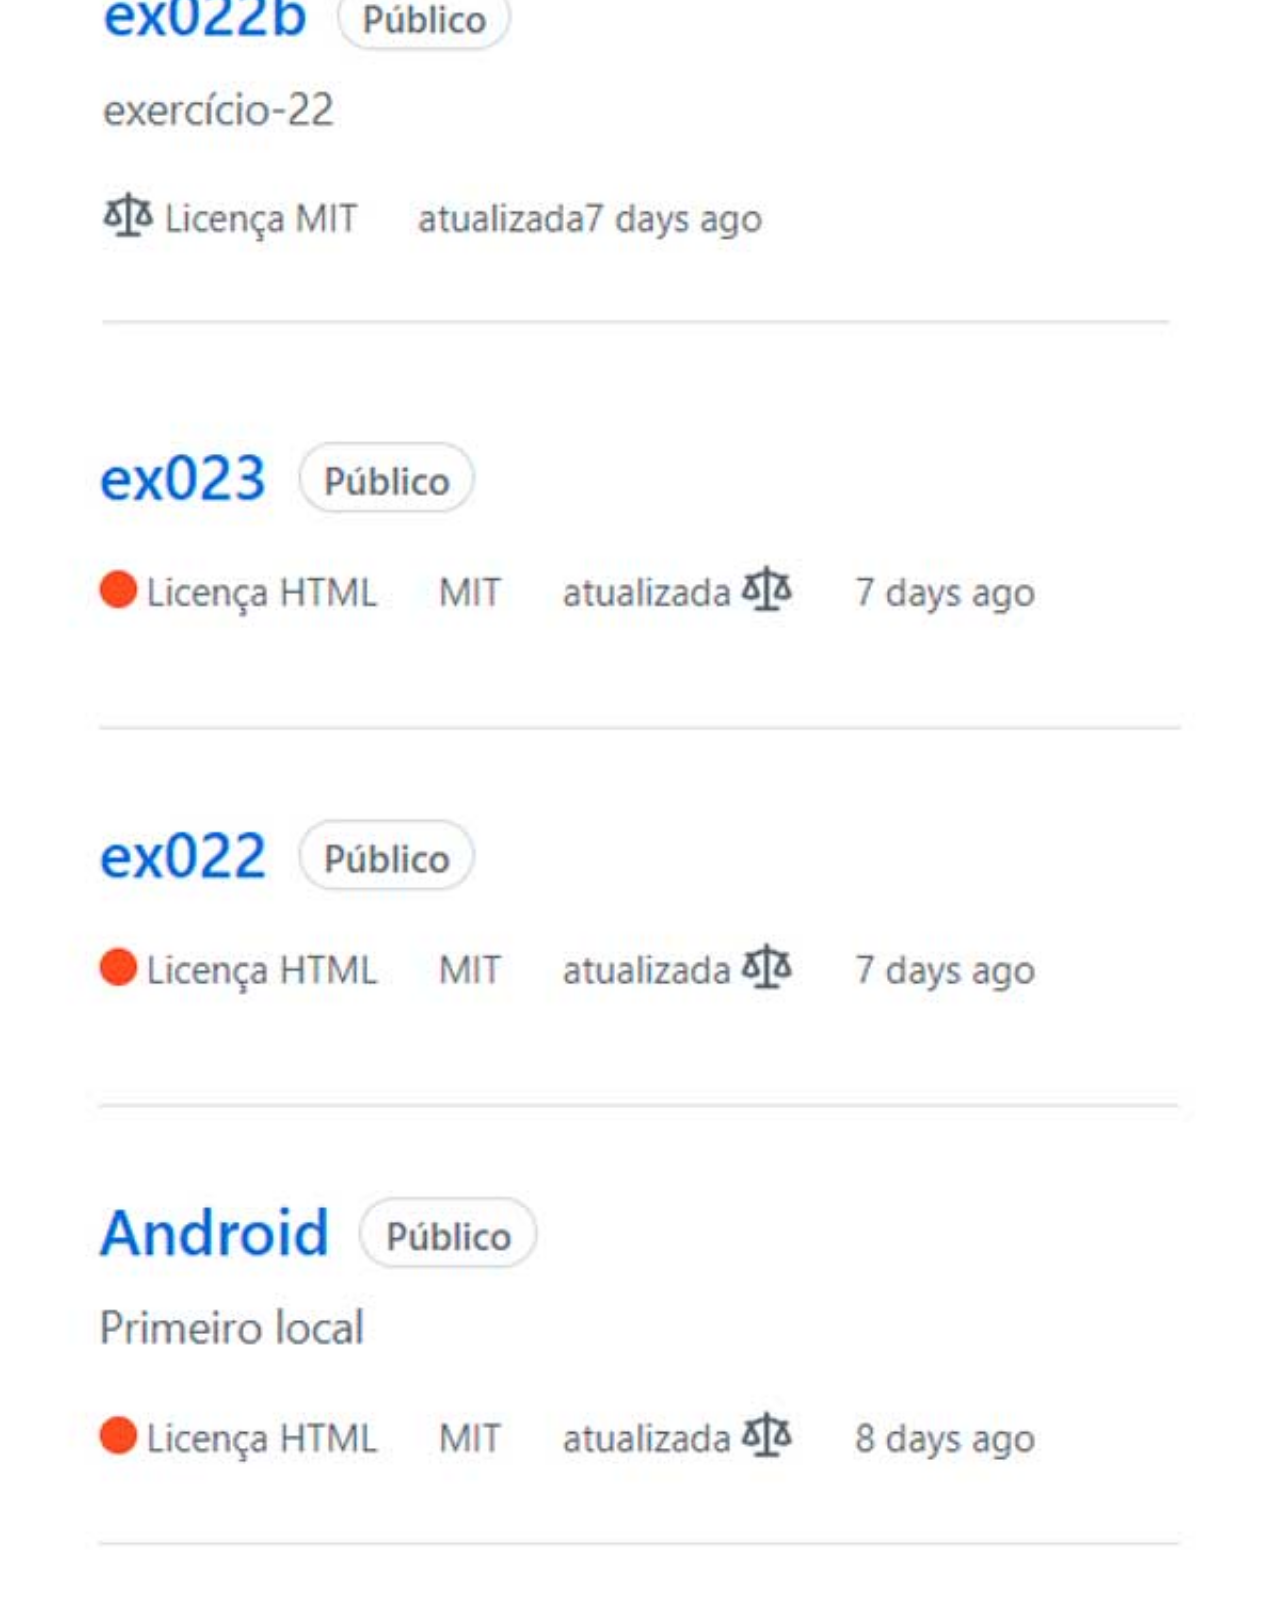
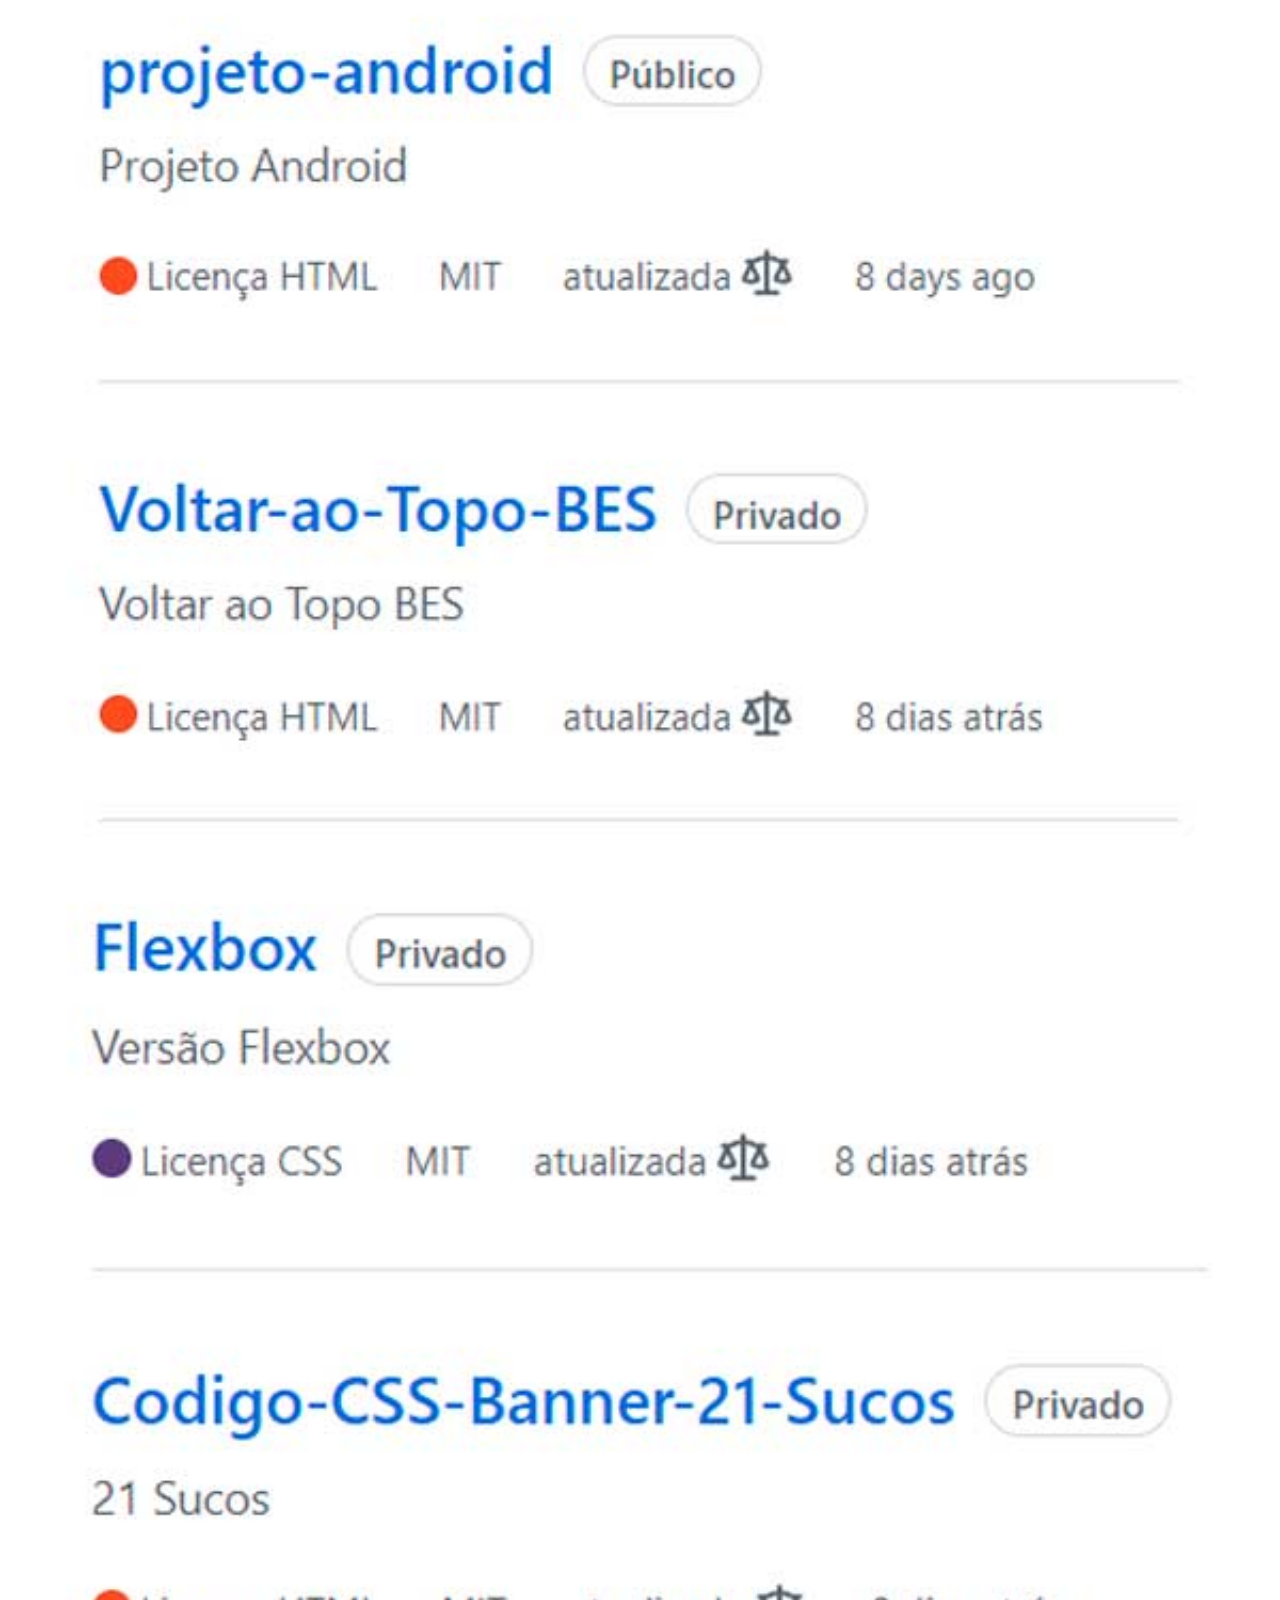
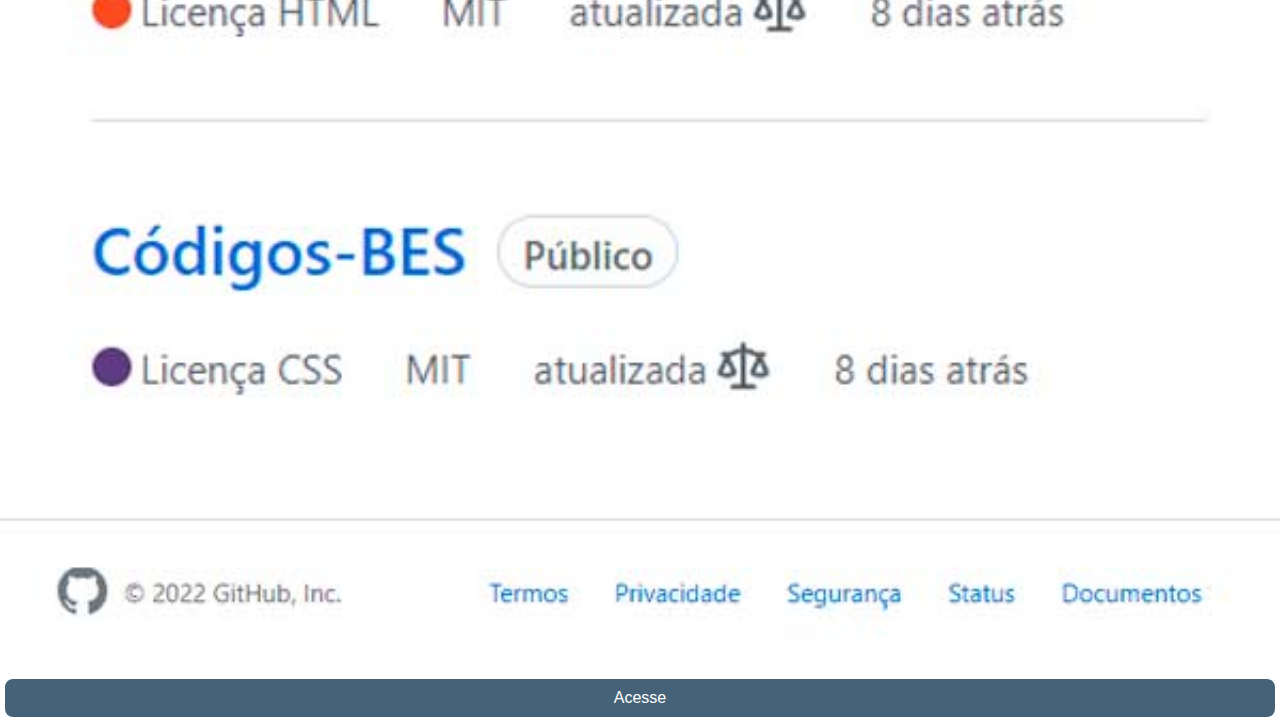
<file: github-val.html>
<!DOCTYPE html>
<html lang="pt-br">
    <head>
        <meta charset="UTF-8">
        <meta name="viewport" content="width=device-width, initial-scale=1.0">
        <title>Github-Val</title>
        <link rel="stylesheet" href="estilos/social.css">
    </head>
    <body>
        <img src="imagens/Github-Val.jpg" alt="Github-Val">
        <a href="https://github.com/ValmorGoulart" target="_blank">Acesse</a>
    </body>
</html>
</file>
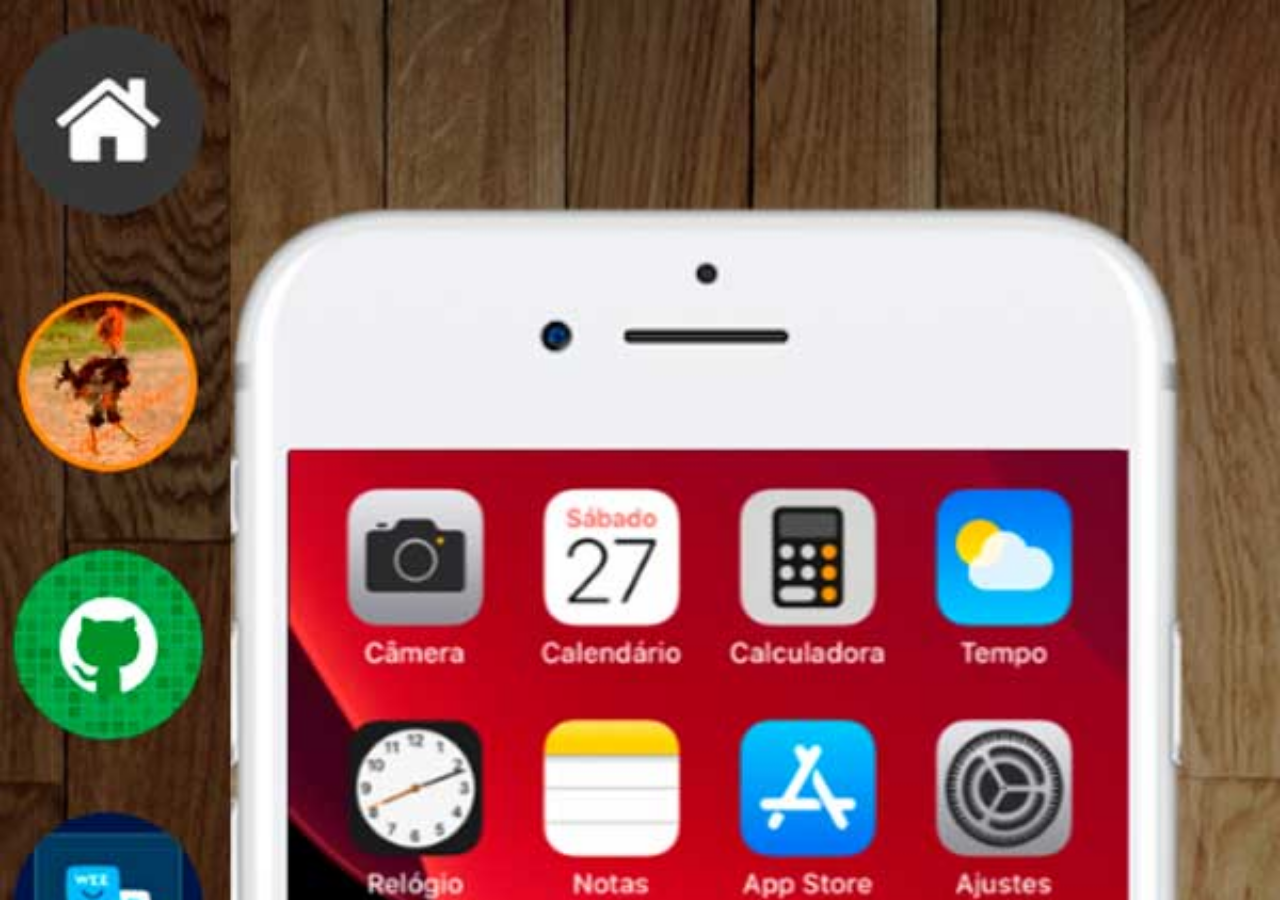
<file: home.html>
<!DOCTYPE html>
<html lang="pt-br">
    <head>
        <meta charset="UTF-8">
        <meta name="viewport" content="width=device-width, initial-scale=1.0">
        <title>Home</title>
    </head>
    <style>
        *{
            margin: 0px;
            padding: 0px;
        }
        body{
            width: 100vw;
            height: 100vh;
            background: black url('imagens/Home-Val-RS-600x1100.jpg') no-repeat top center;
            background-size: cover;
        }
    </style>
    <body>
        
    </body>
</html>
</file>
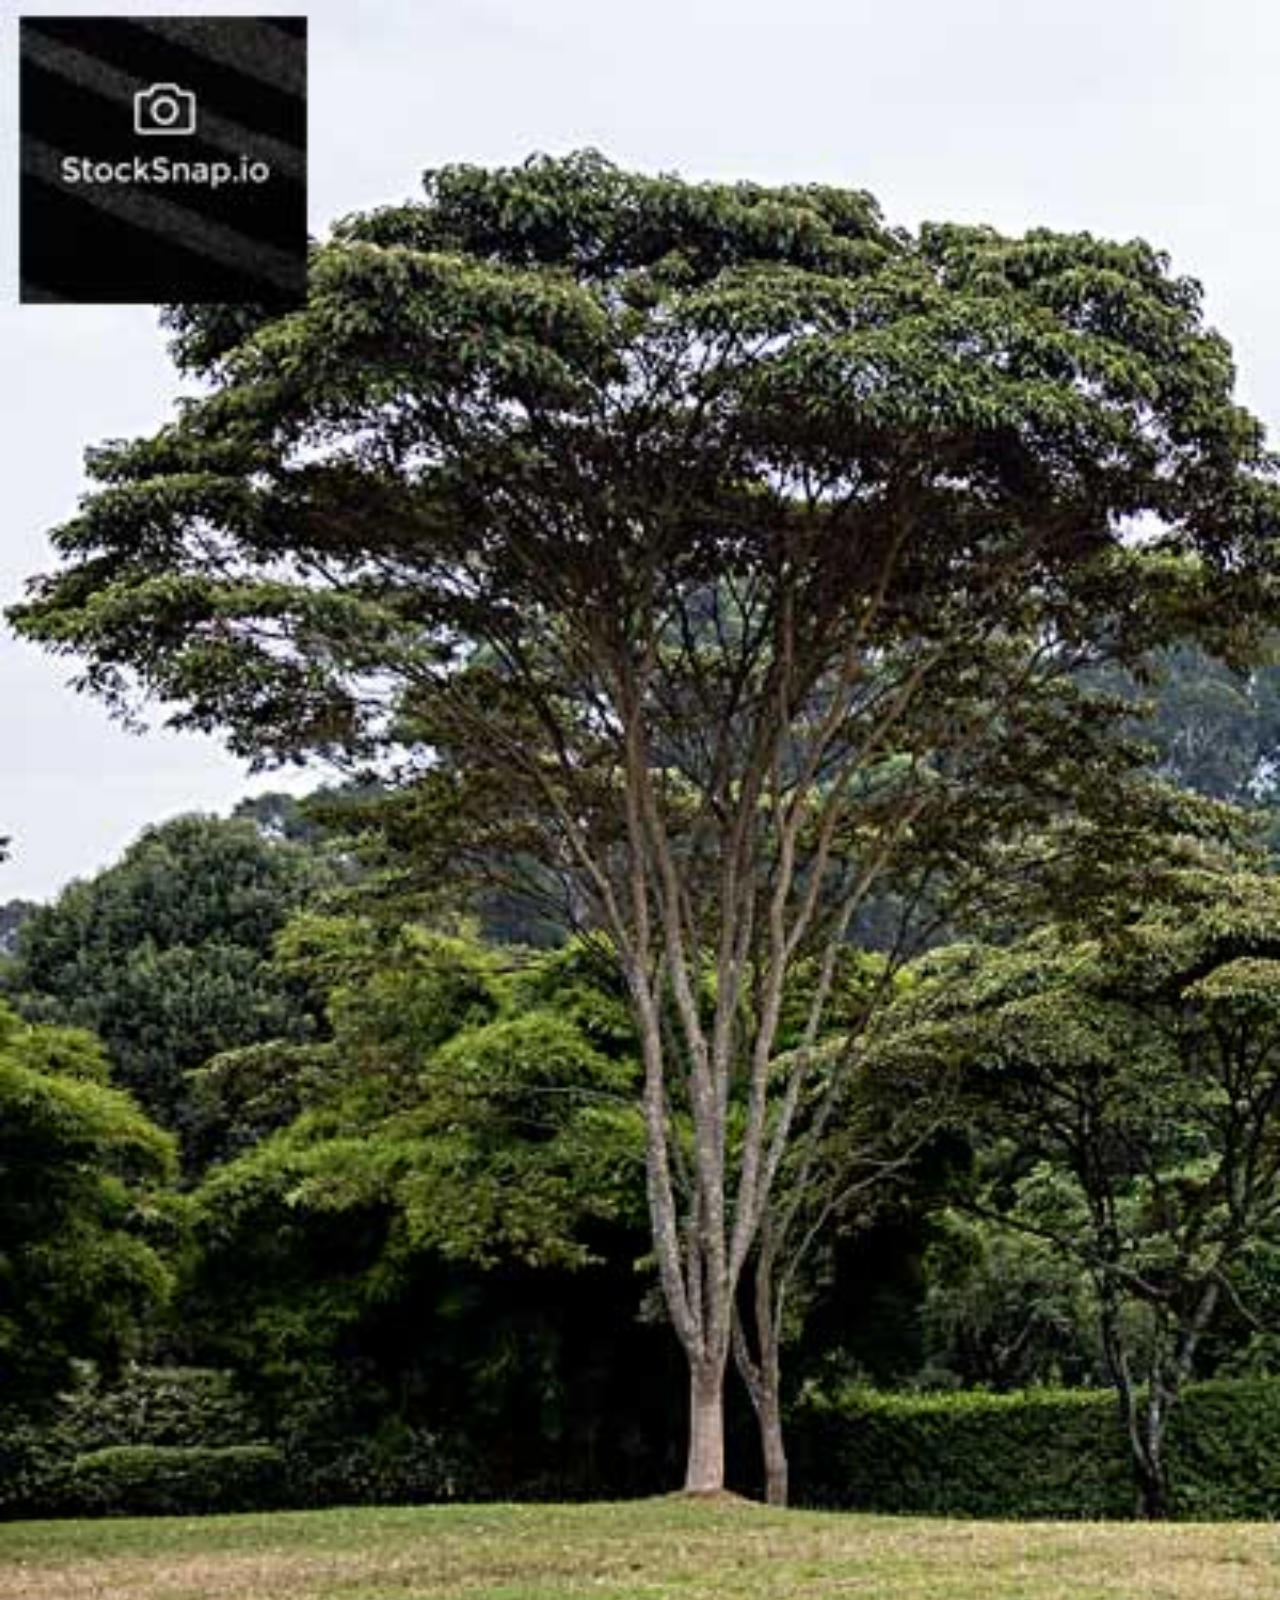
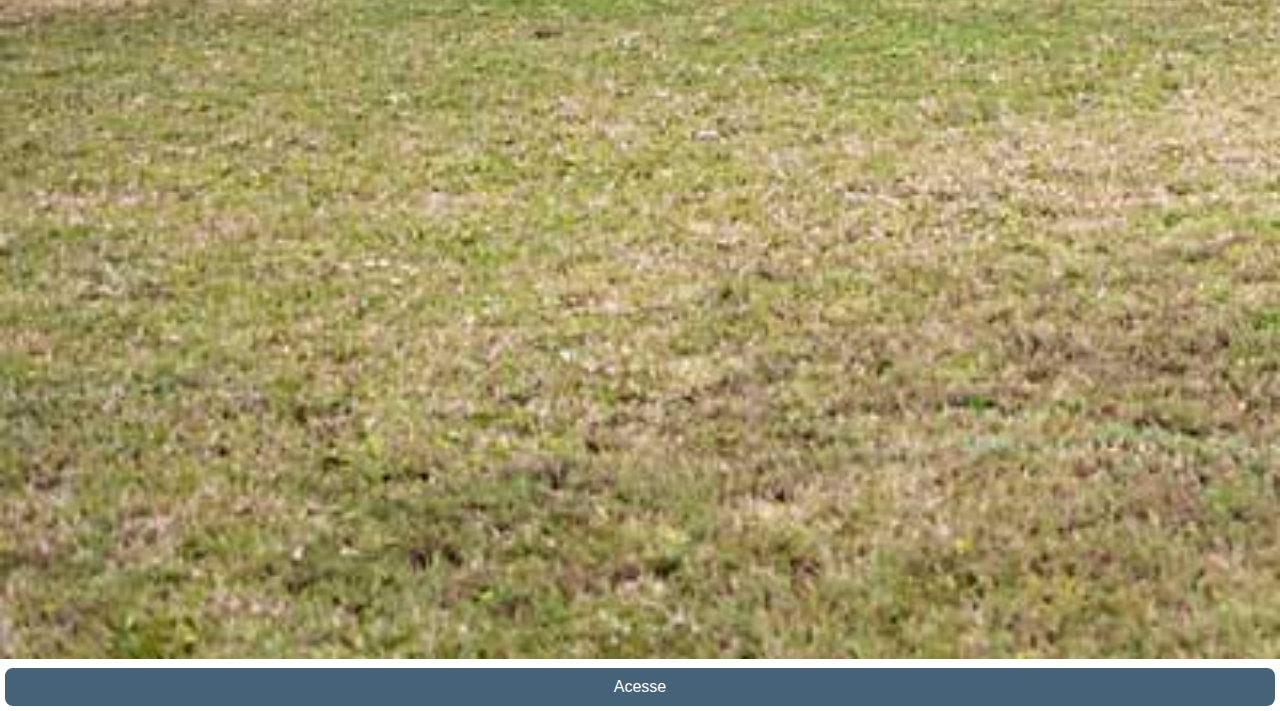
<file: stocksnap.html>
<!DOCTYPE html>
<html lang="pt-br">
    <head>
        <meta charset="UTF-8">
        <meta name="viewport" content="width=device-width, initial-scale=1.0">
        <title>Stocksnap</title>
        <link rel="stylesheet" href="estilos/social.css">
    </head>
    <body>
        <img src="imagens/Redes-Sociais-Base-400x706-Stocksnap.jpg" alt="Stocksnap">
        <a href="https://stocksnap.io/" target="_blank">Acesse</a>
    </body>
</html>
</file>
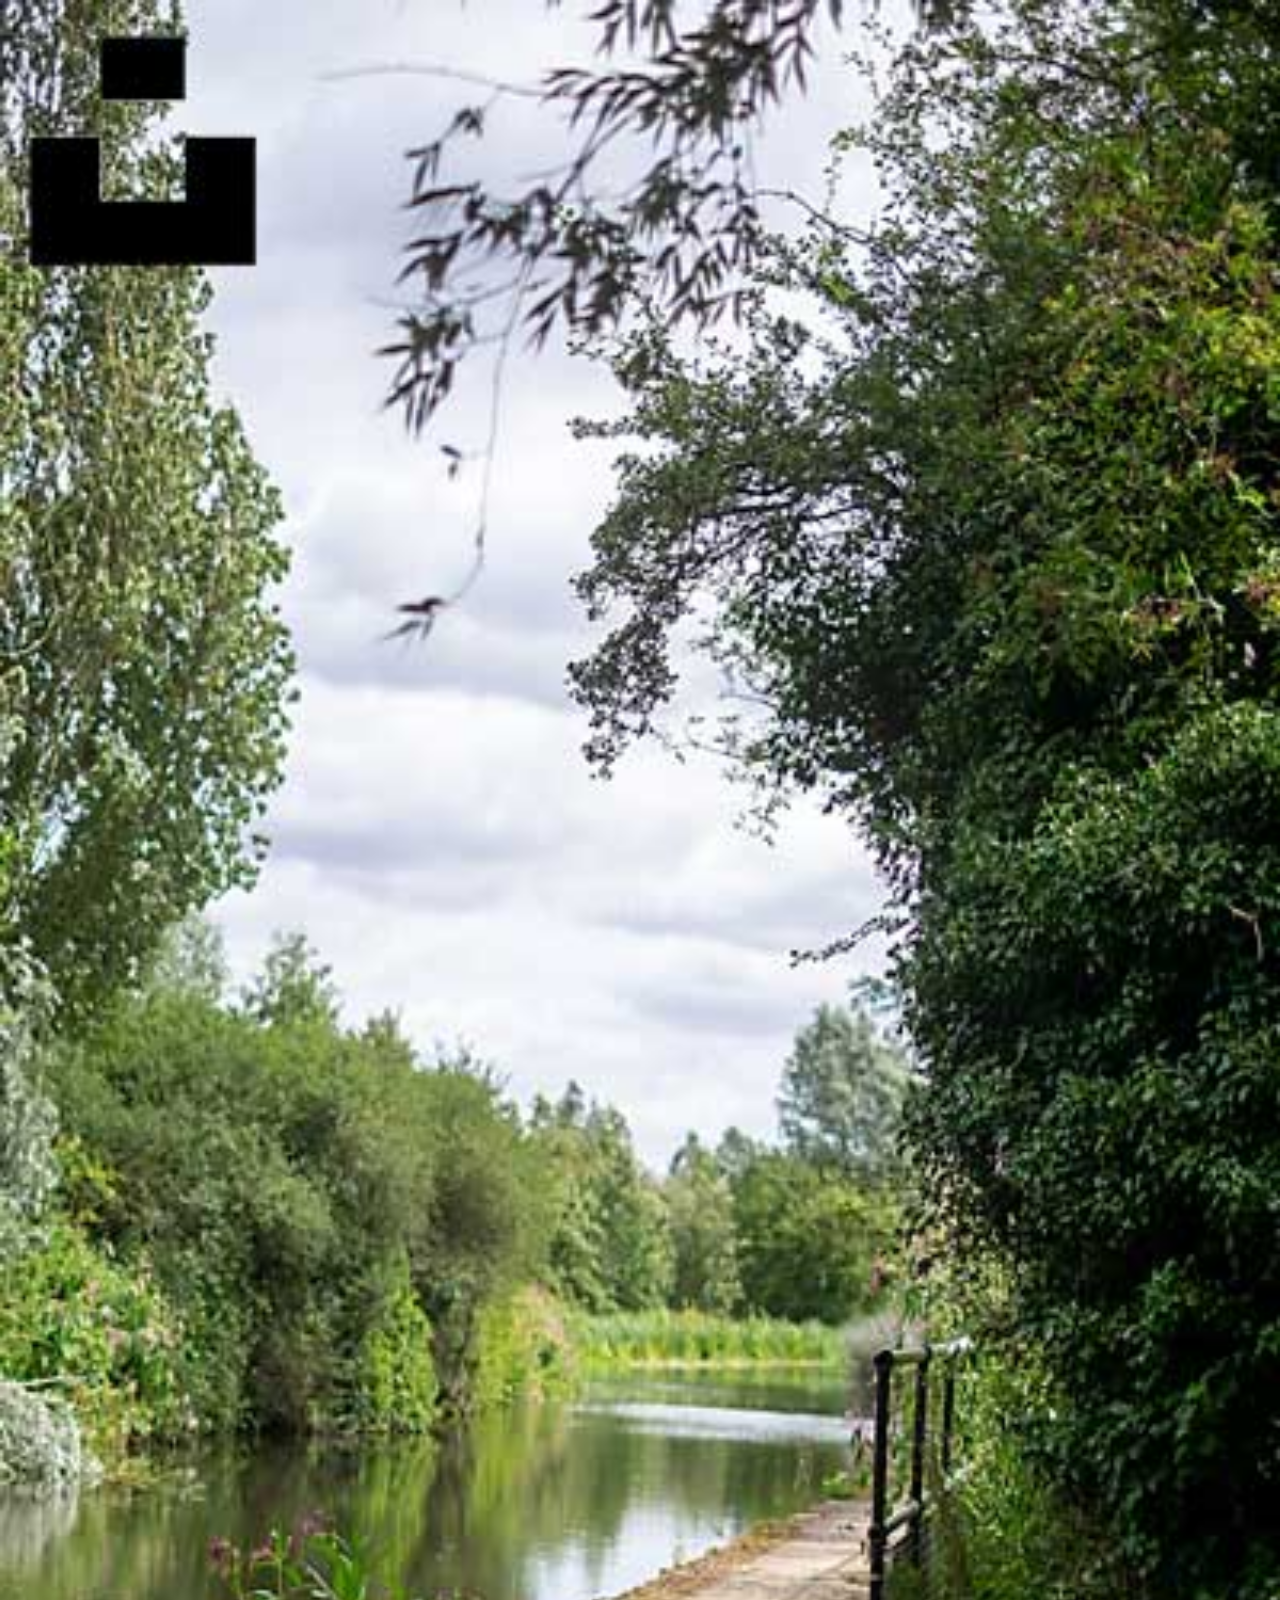
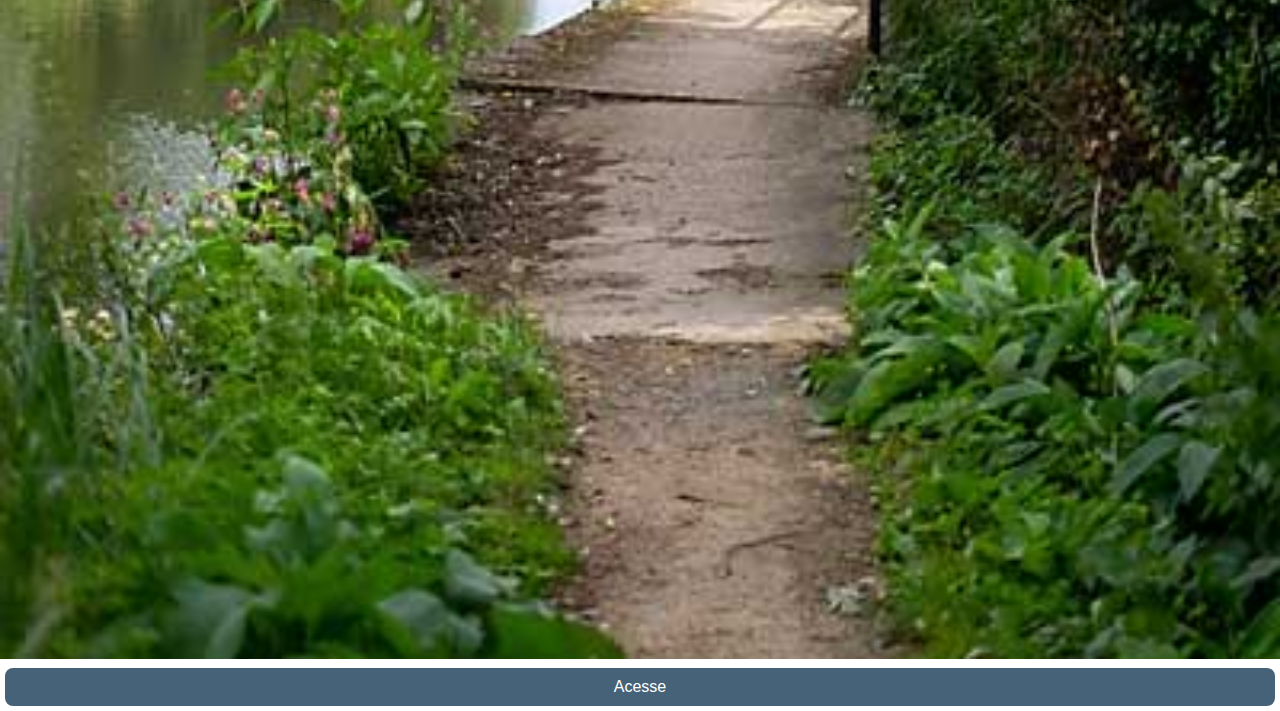
<file: unsplash.html>
<!DOCTYPE html>
<html lang="pt-br">
    <head>
        <meta charset="UTF-8">
        <meta name="viewport" content="width=device-width, initial-scale=1.0">
        <title>Unsplash</title>
        <link rel="stylesheet" href="estilos/social.css">
    </head>
    <body>
        <img src="imagens/Redes-Sociais-Base-400x706-Unsplash.jpg" alt="Unsplash">
        <a href="https://unsplash.com/?rel=outbound" target="_blank">Acesse</a>
    </body>
</html>
</file>
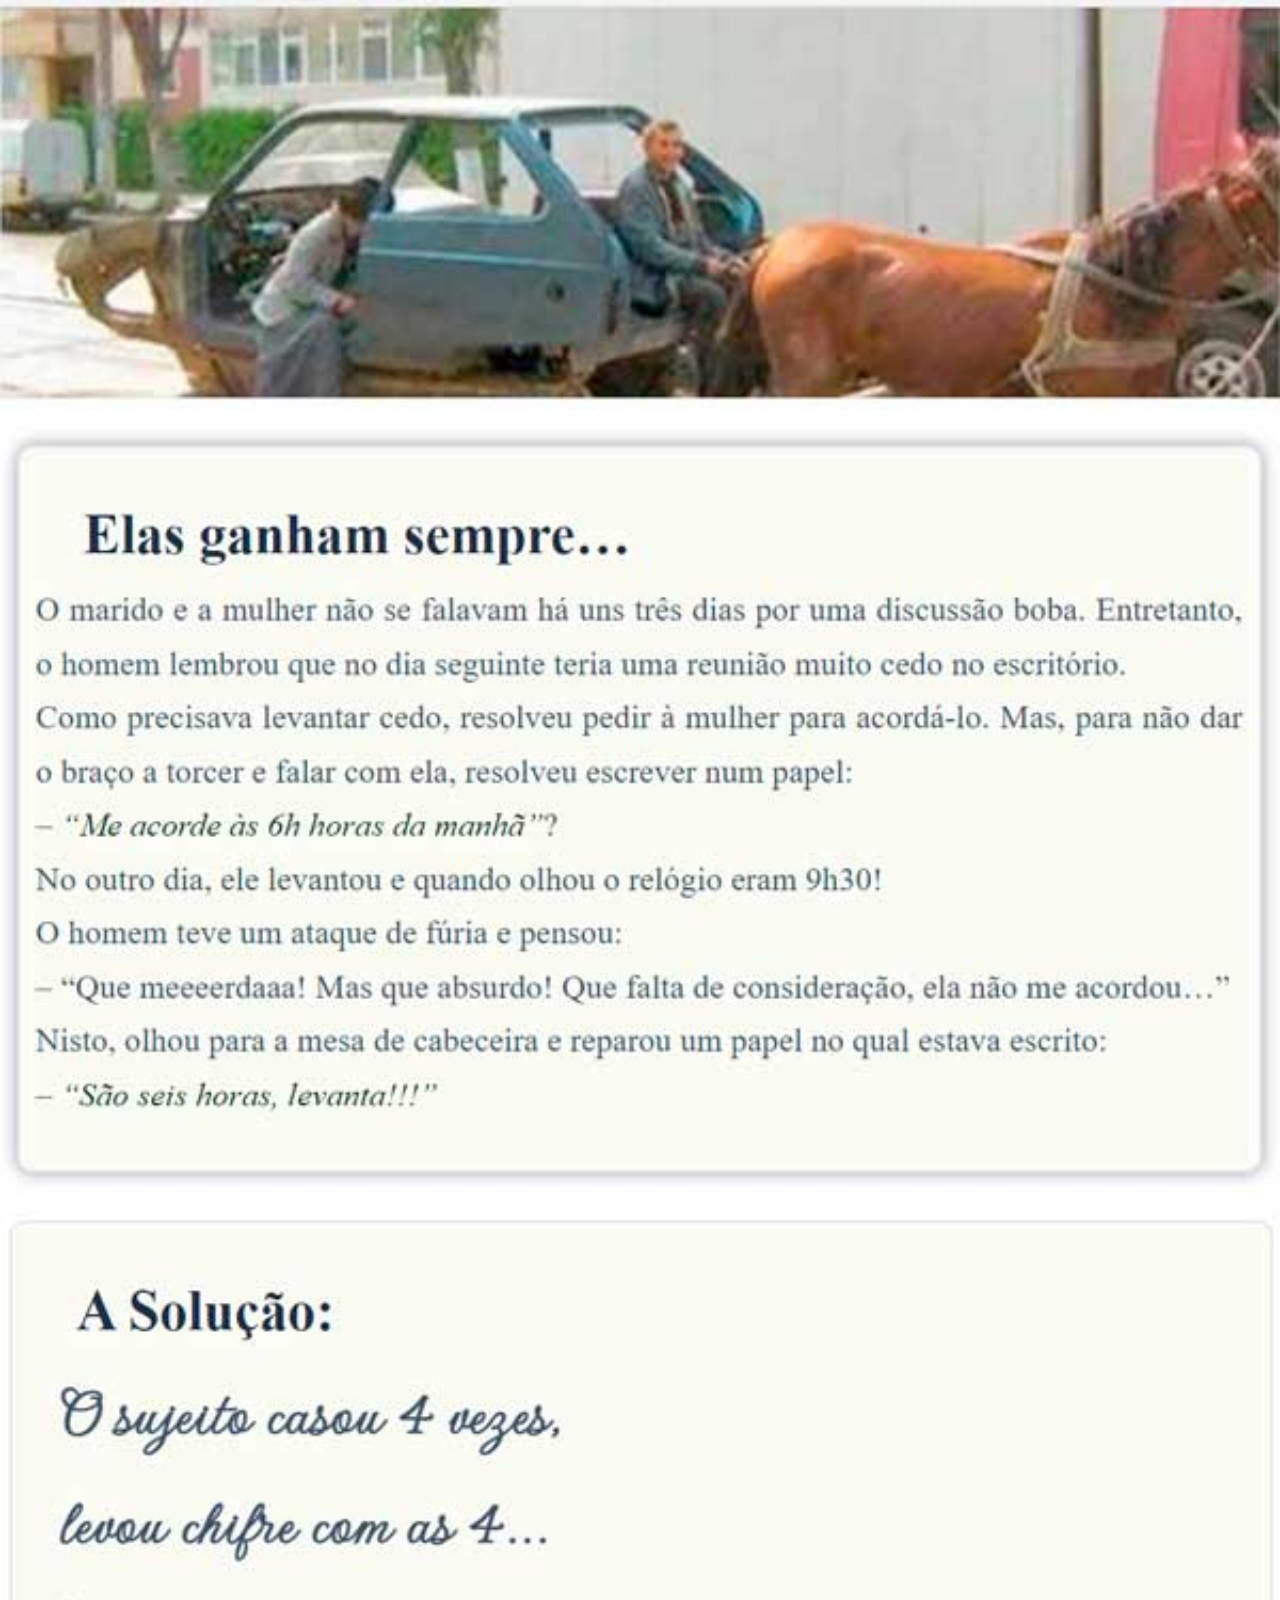
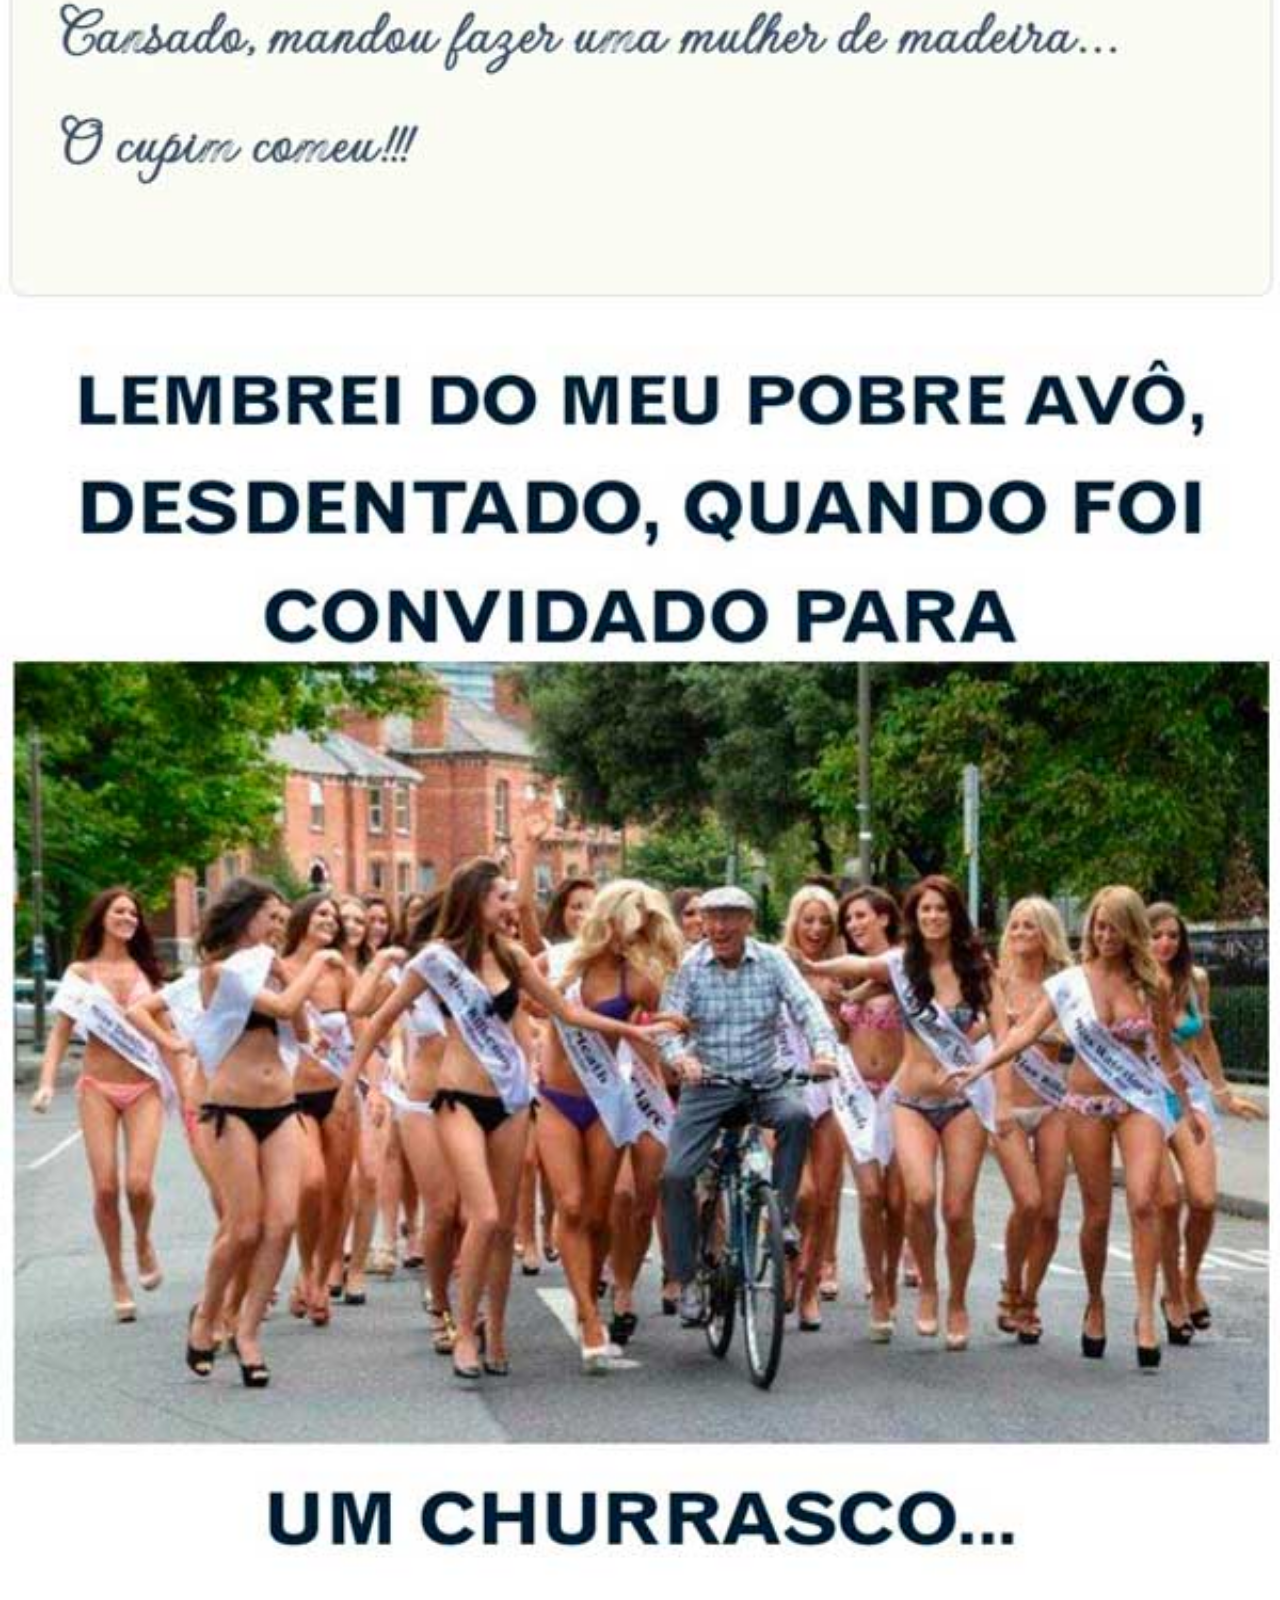
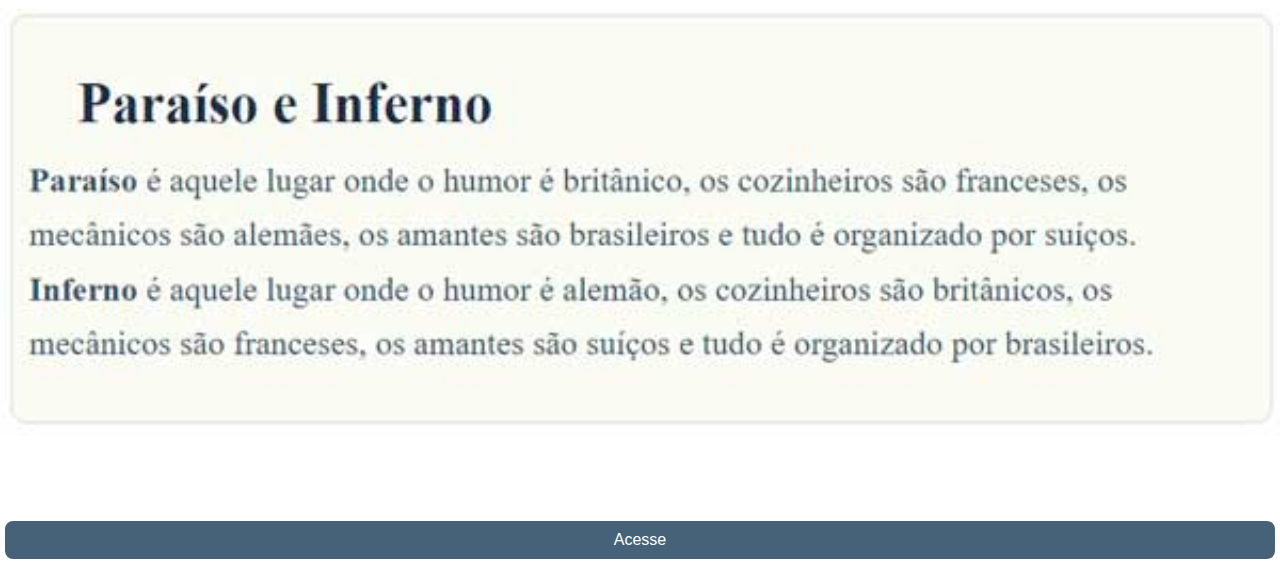
<file: Val-YT.html>
<!DOCTYPE html>
<html lang="pt-br">
    <head>
        <meta charset="UTF-8">
        <meta name="viewport" content="width=device-width, initial-scale=1.0">
        <title>Humor Discreto</title>
        <link rel="stylesheet" href="estilos/social.css">
    </head>
    <body>
        <img src="imagens/Humor-Discreto-600vw.jpg" alt="Humor Discreto">
        <a href="https://humordiscreto.com/blog/">Acesse</a>
    </body>
</html>
</file>
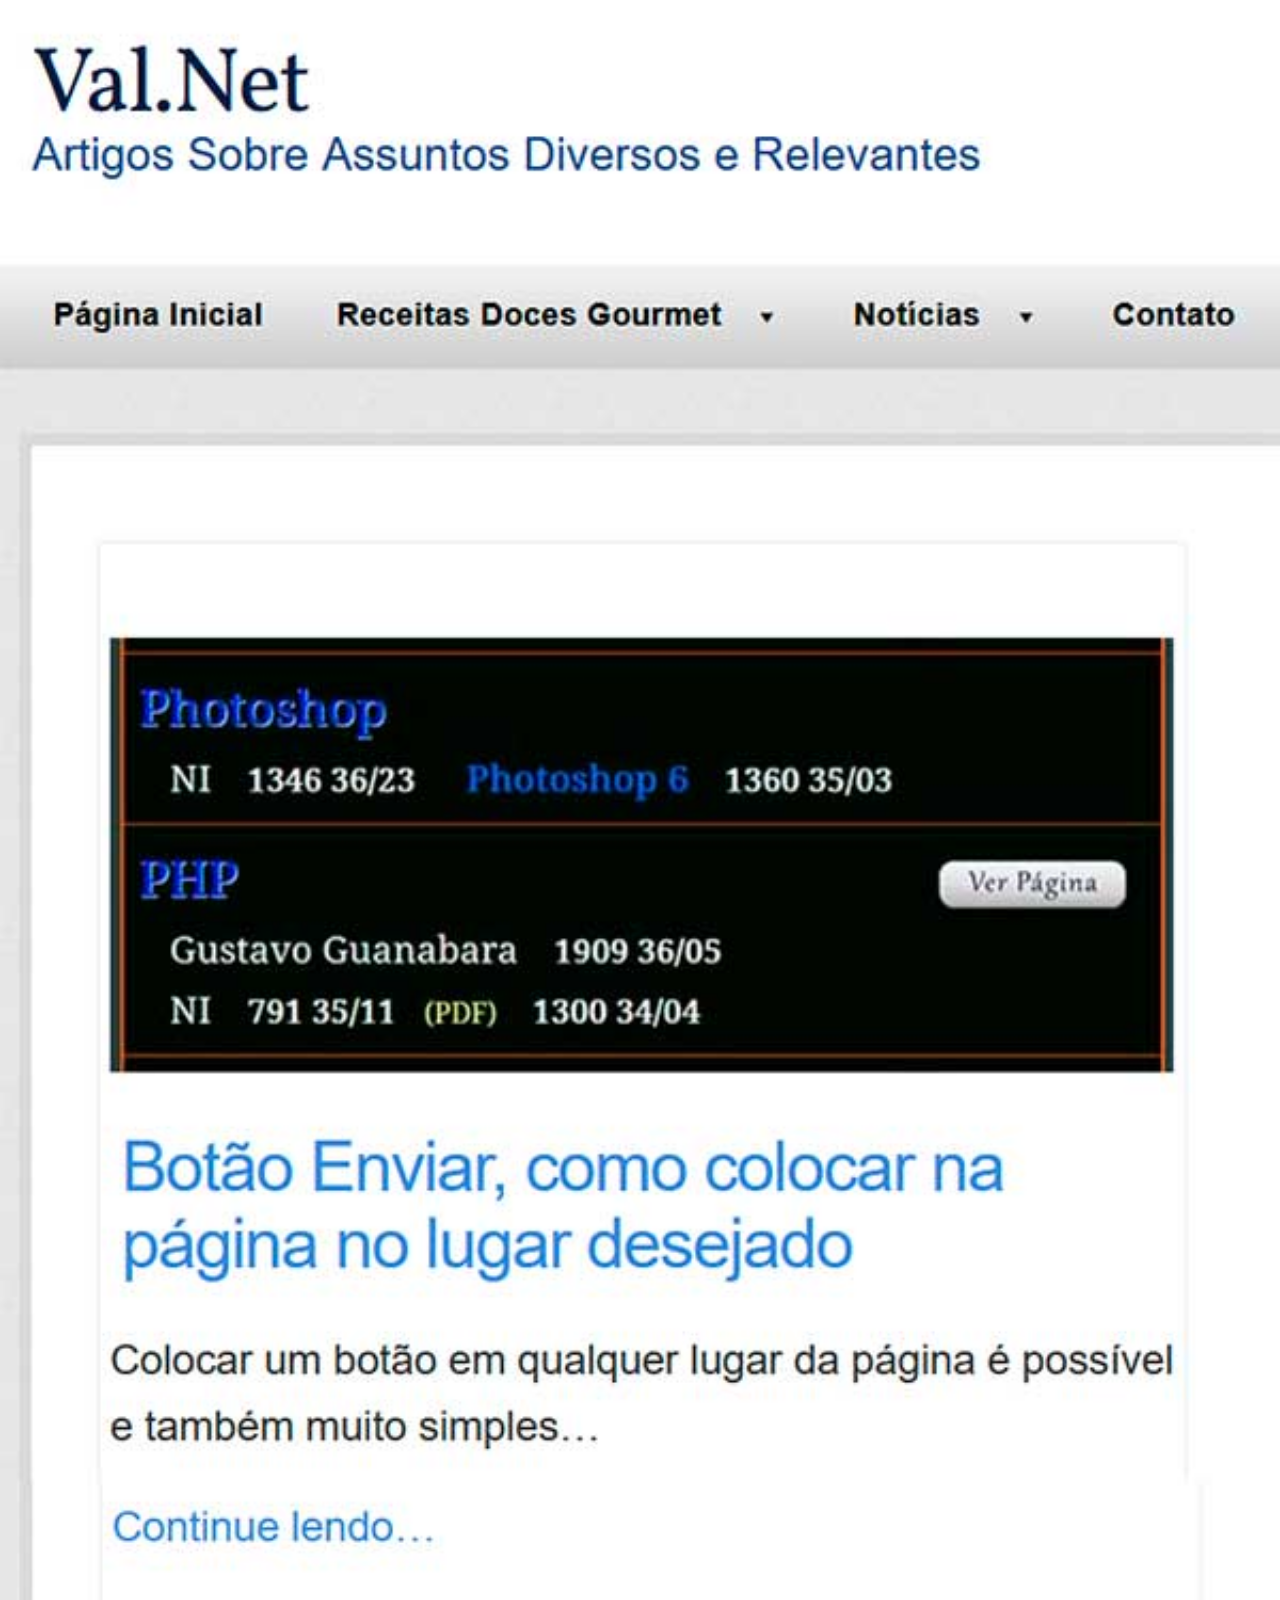
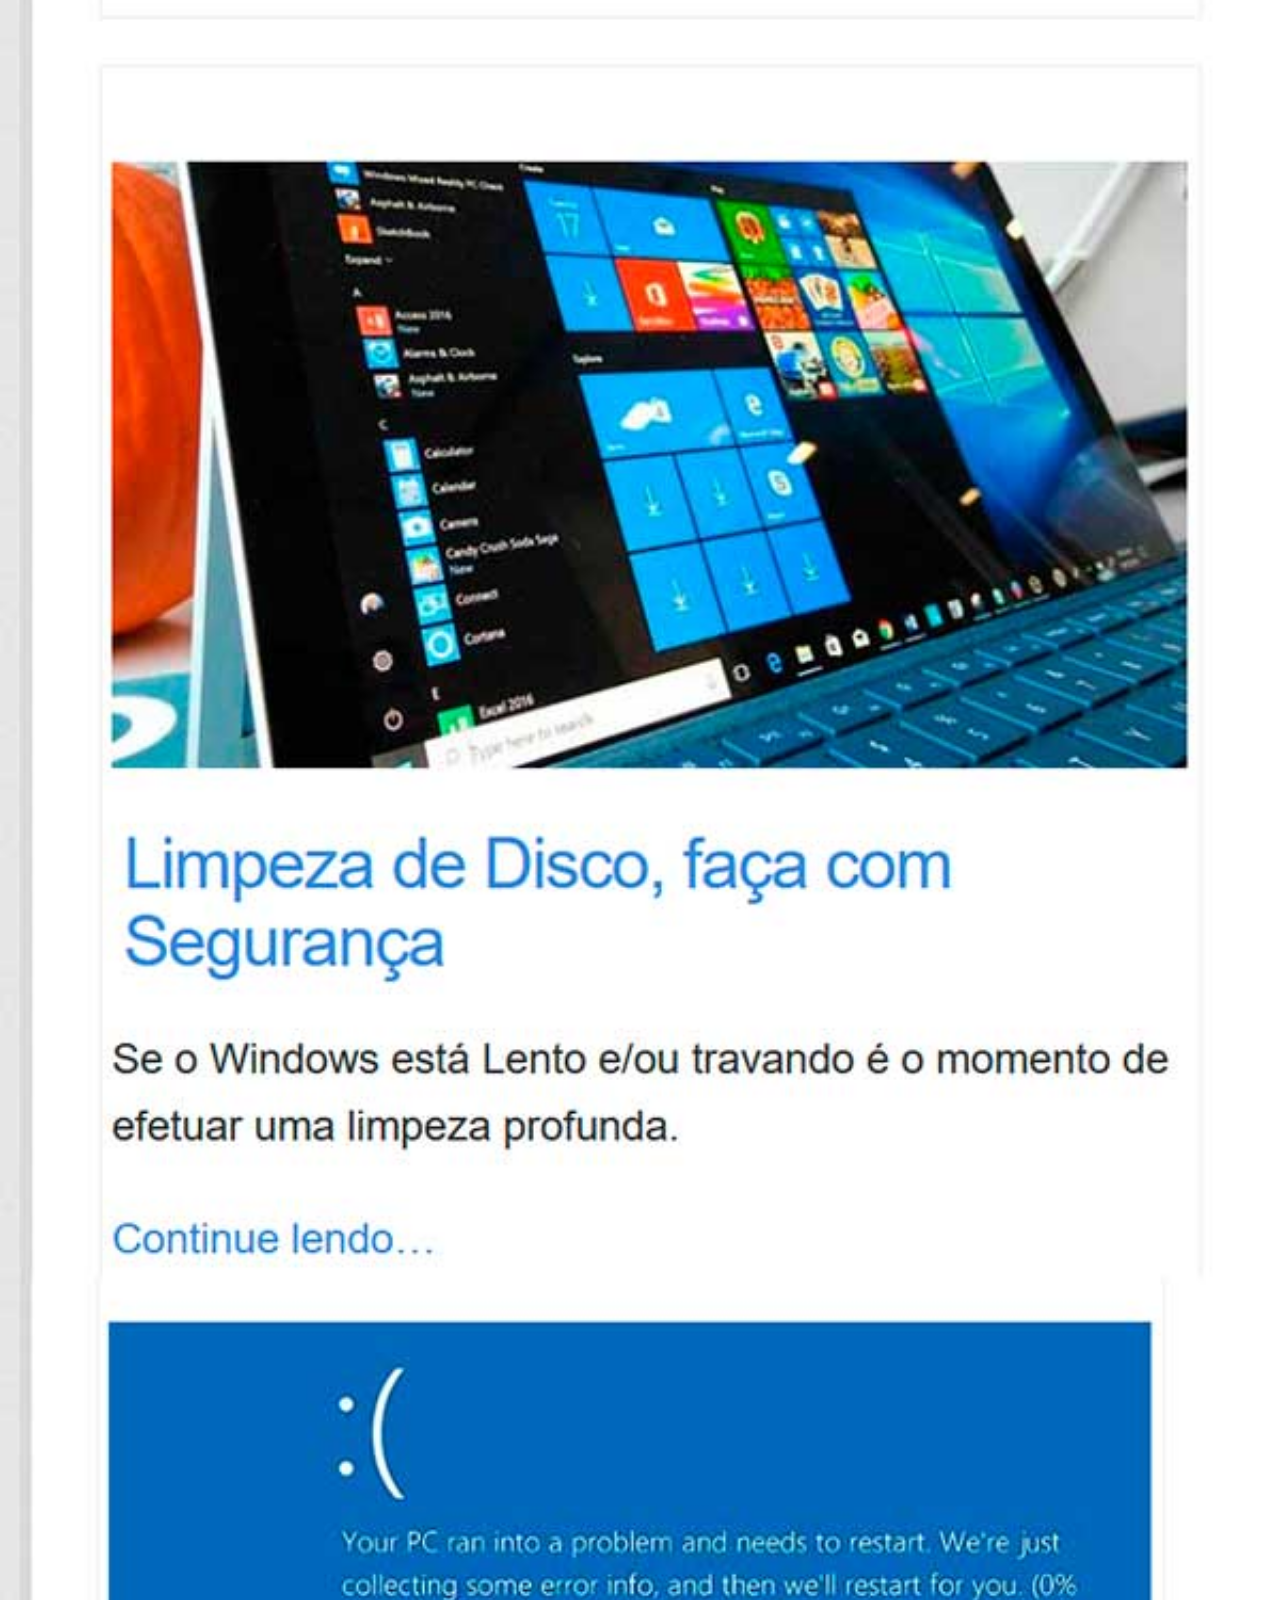
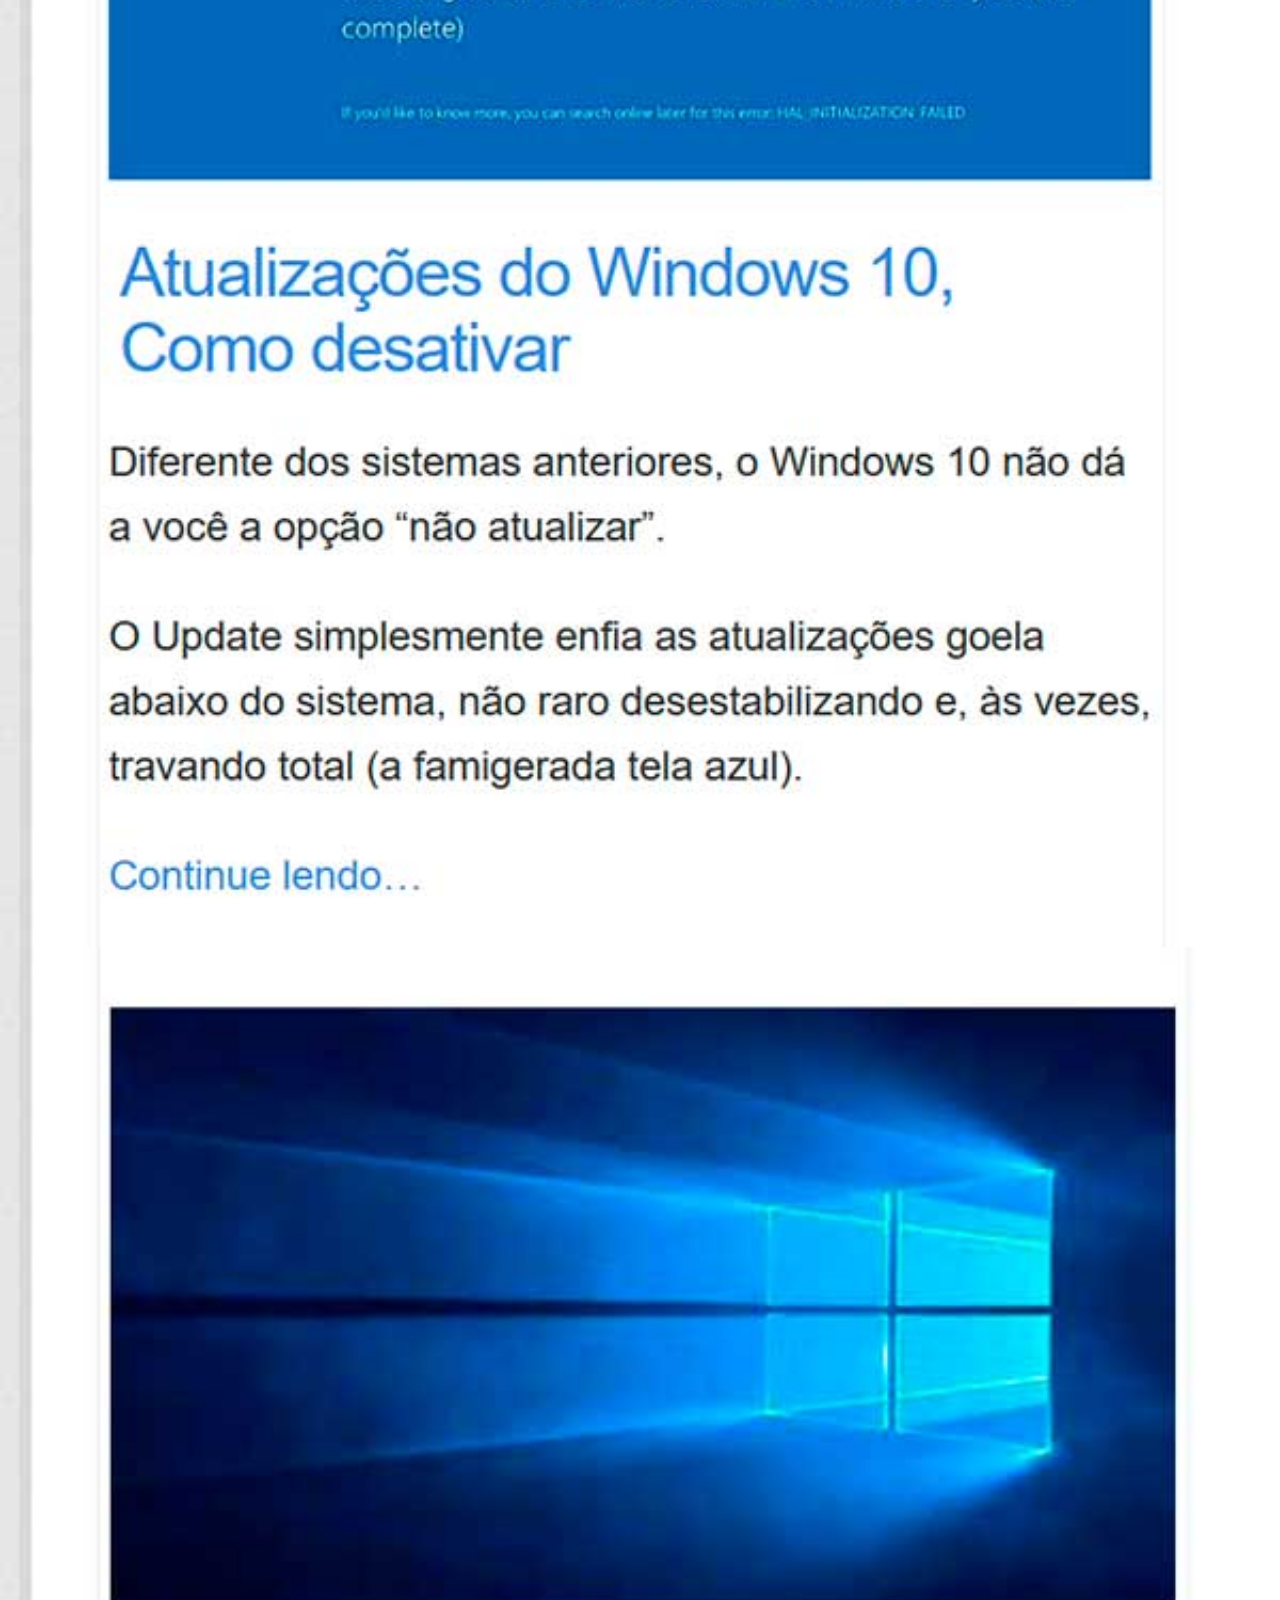
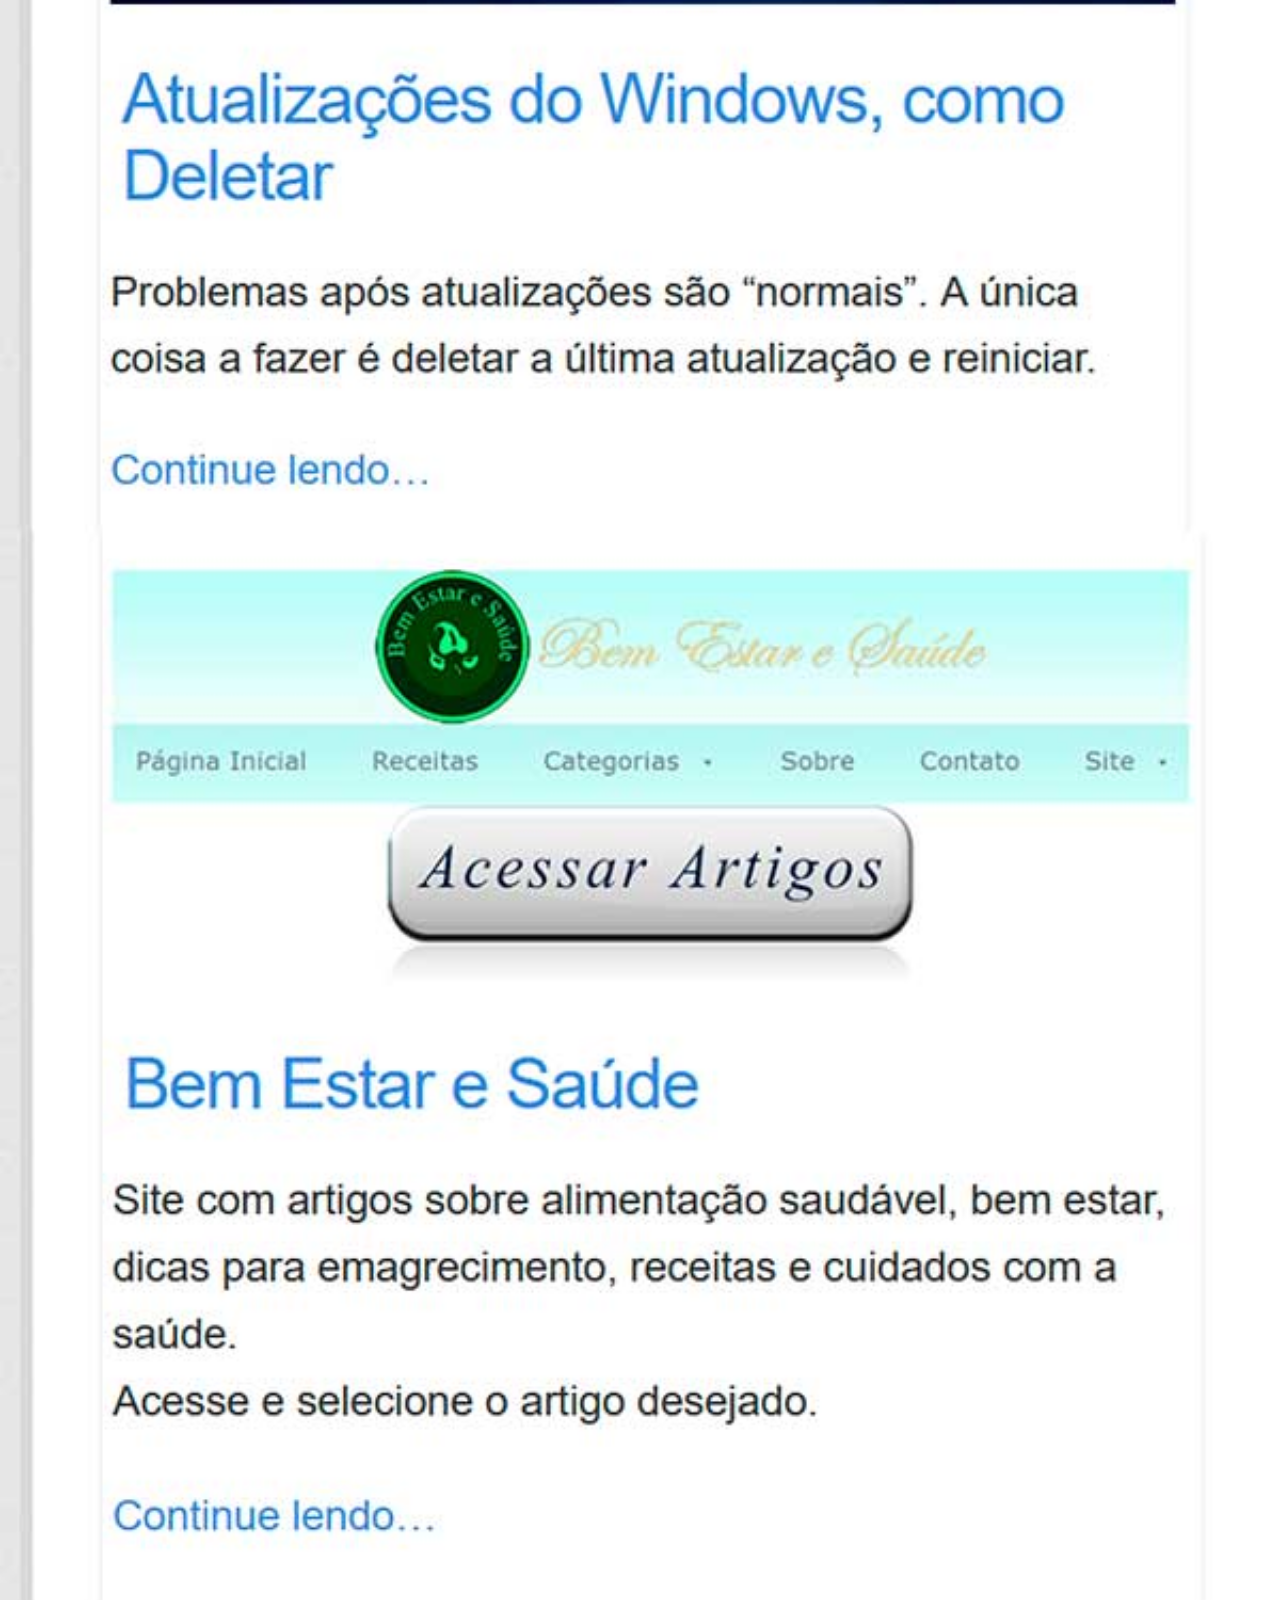
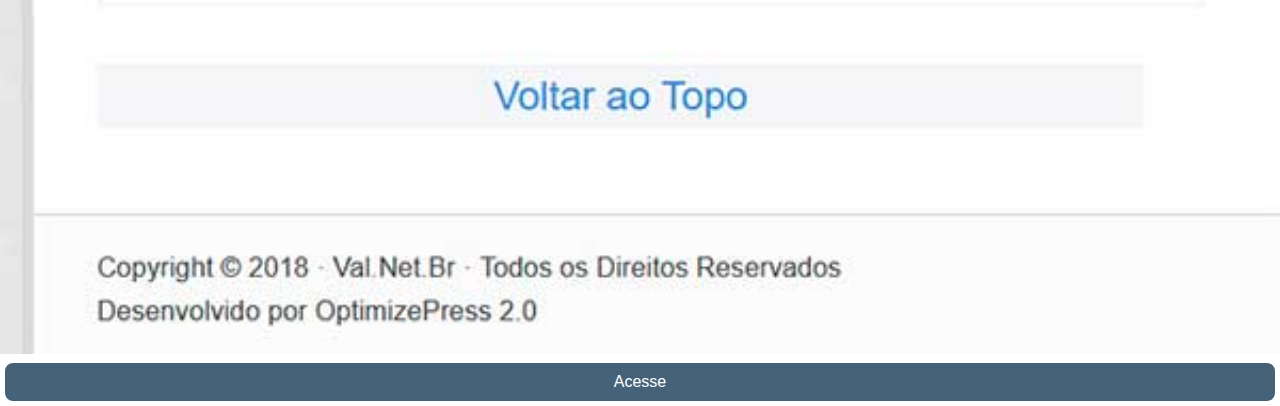
<file: valnet.html>
<!DOCTYPE html>
<html lang="pt-br">
    <head>
        <meta charset="UTF-8">
        <meta name="viewport" content="width=device-width, initial-scale=1.0">
        <title>ValNet</title>
        <link rel="stylesheet" href="estilos/social.css">
    </head>
    <body>
        <img src="imagens/ValNet.jpg" alt="valnet">
        <a href="https://val.net.br/" target="_blank">Acesse</a>
    </body>
</html>
</file>
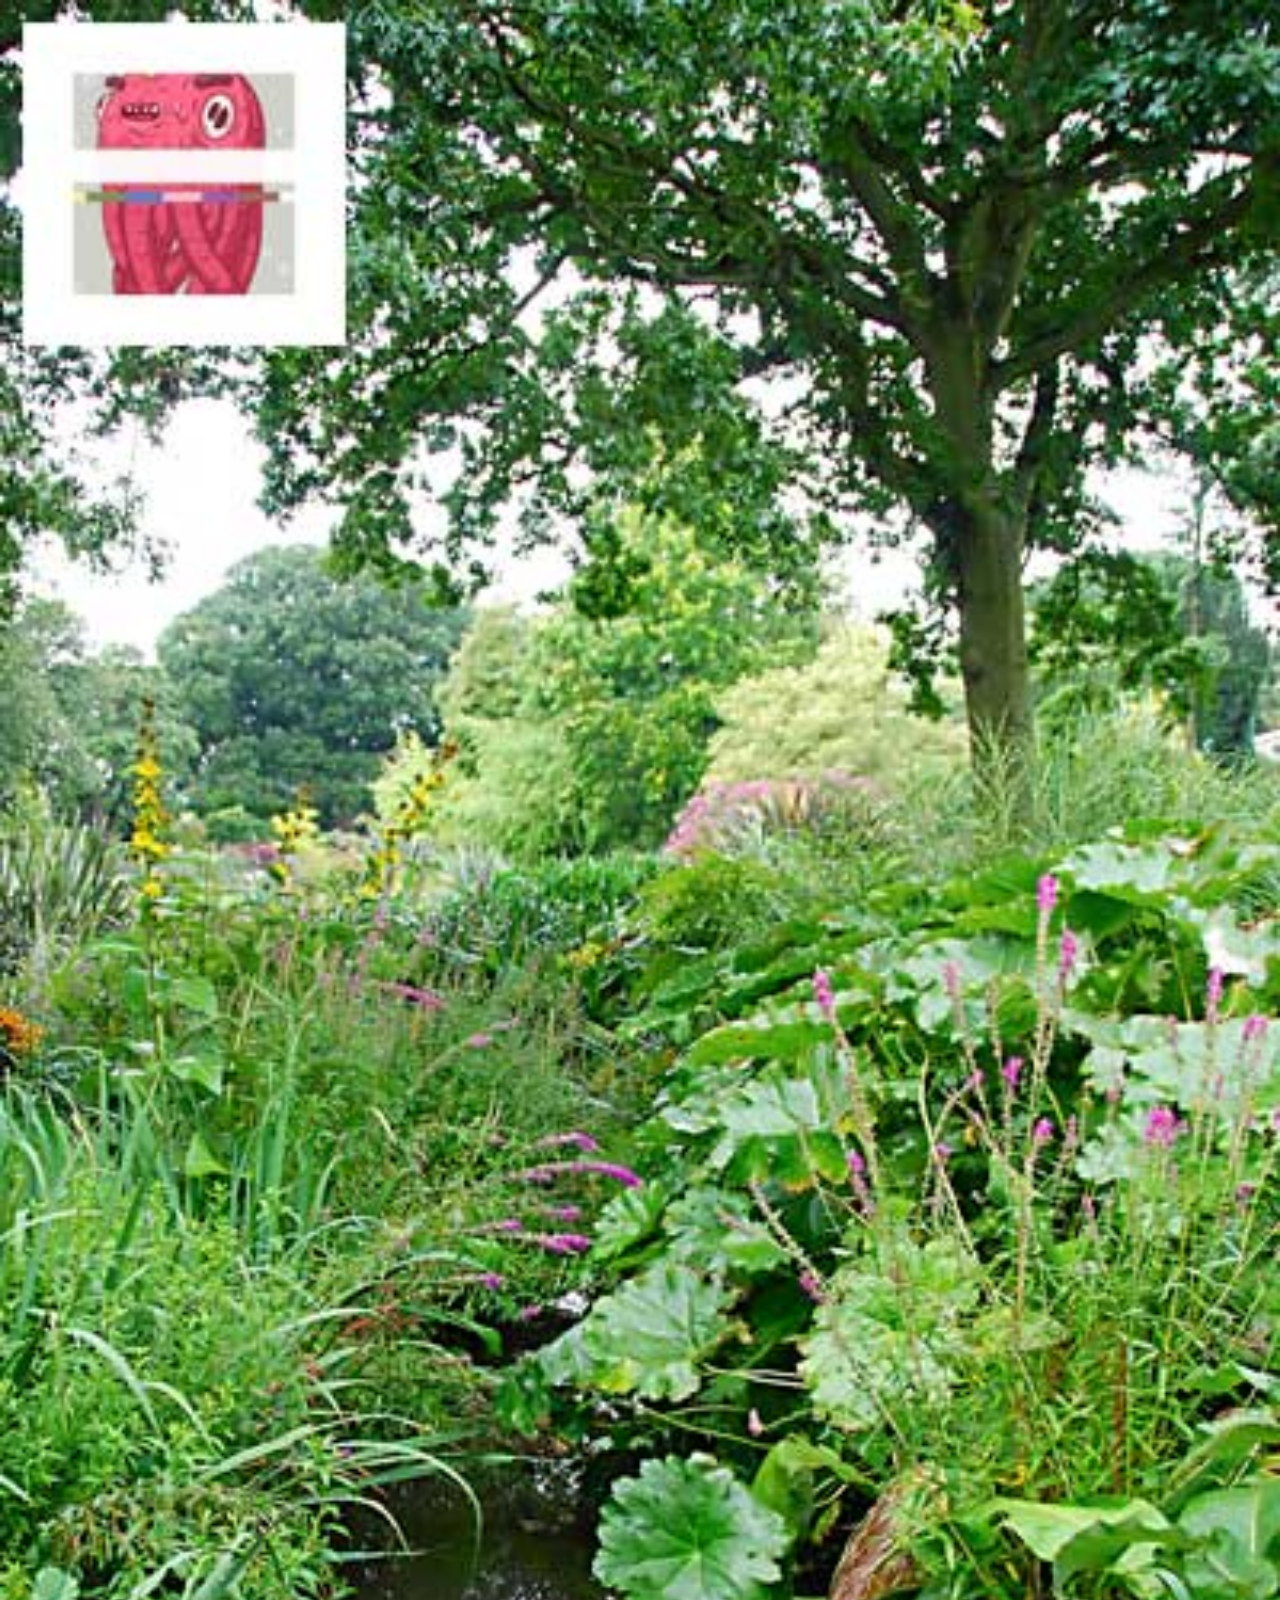
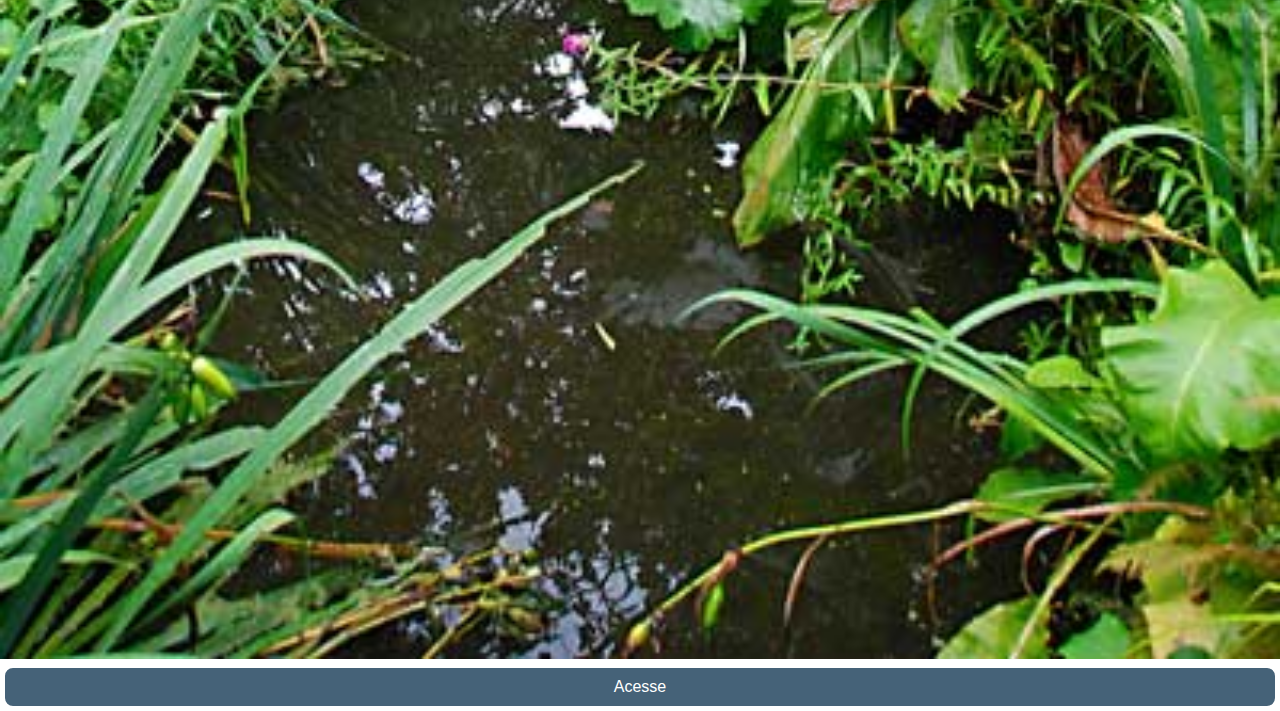
<file: visualhunt.html>
<!DOCTYPE html>
<html lang="pt-br">
    <head>
        <meta charset="UTF-8">
        <meta name="viewport" content="width=device-width, initial-scale=1.0">
        <title>Visual Hunt</title>
        <link rel="stylesheet" href="estilos/social.css">
    </head>
    <body>
        <img src="imagens/Redes-Sociais-Base-400x706-Visual-Hunt.jpg" alt="Visual Hunt">
        <a href="https://visualhunt.com/" target="_blank">Acesse</a>
    </body>
</html>
</file>
<file: estilos/style.css>
@charset "UTF-8";

*{
    margin: 0px;
    padding: 0px;
    font-family: Verdana, Geneva, Tahoma, sans-serif;
}

body, html{
    width: 100vw;
    height: 100vh;
}

body{
    background: url('../imagens/fundo-madeira.jpg') no-repeat top center;
    background-size: cover;
    background-attachment: fixed;
}

main{
    position: relative;
    height: 100vh;
}

section#telefone{
    position: absolute;
    top: 50%;
    left: 50%;
    transform: translate(-50%, -50%);
    width: 311px;
    height: 627px;
    background: url(../imagens/frame-iphone.png) no-repeat;
}

iframe#tela{
    position: relative;
    top: 80px;
    left: 22px;
    width: 269px;
    height: 471px;
}

section#redes-sociais img{
    width: 60px;
    margin: 10px;
    border-radius: 50%;
    box-sizing: border-box;
}

section#redes-sociais img:hover{
    border: 2px solid white;
    transform: translate(5px, 5px);
    transition: transform 0.5s;
}
</file>
<file: estilos/social.css>
@charset "UTF-8";

*{
    margin: 0px;
    padding: 0px;
    font-family: Verdana, Geneva, Tahoma, sans-serif;
}
::-webkit-scrollbar{
    width: 0px;
    height: 0px;
}
img{
    width: 100vw;
}
a{
    display: block;
    background-color: #456278;
    color: #fff;
    padding: 10px;
    text-align: center;
    text-decoration: none;
    border: 2px solid #fff;
    border-radius: 10px;
    margin: 3px;
}
a:hover{
    background-color: #253248;
}
</file>
